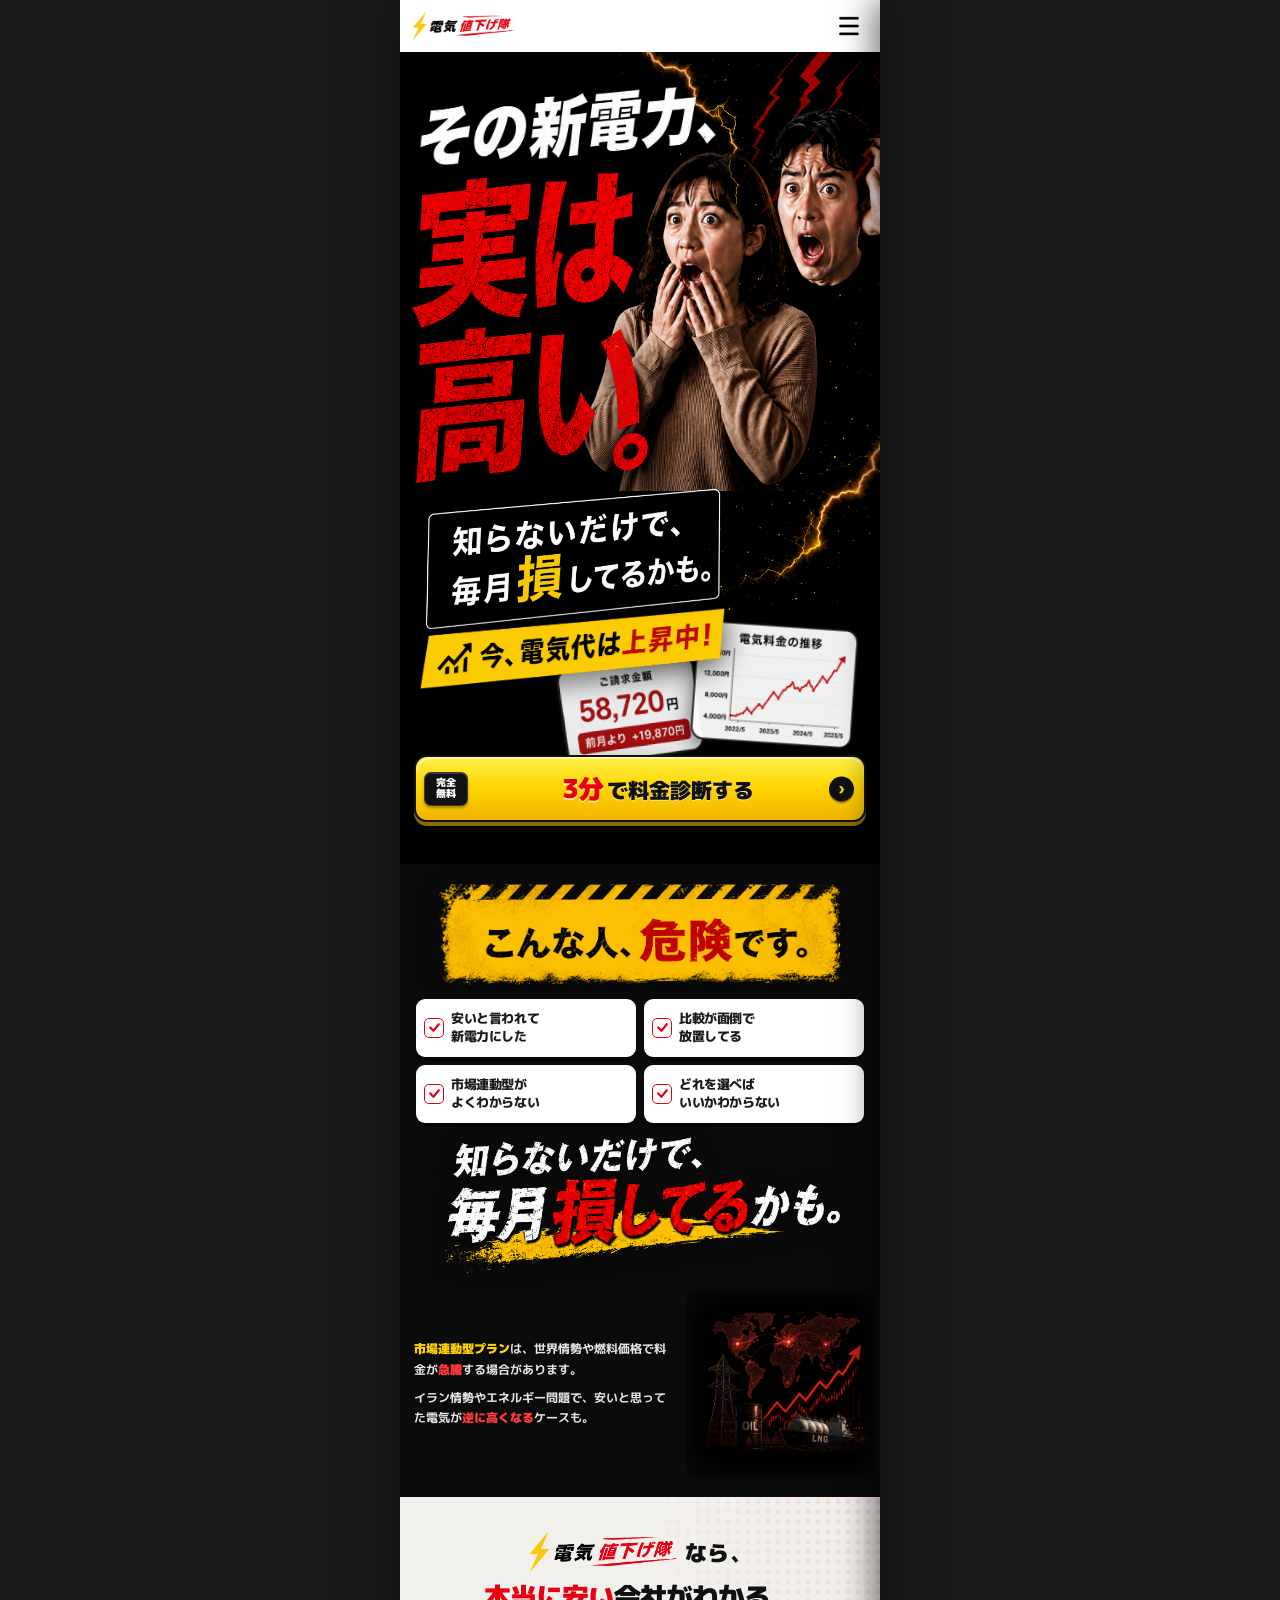
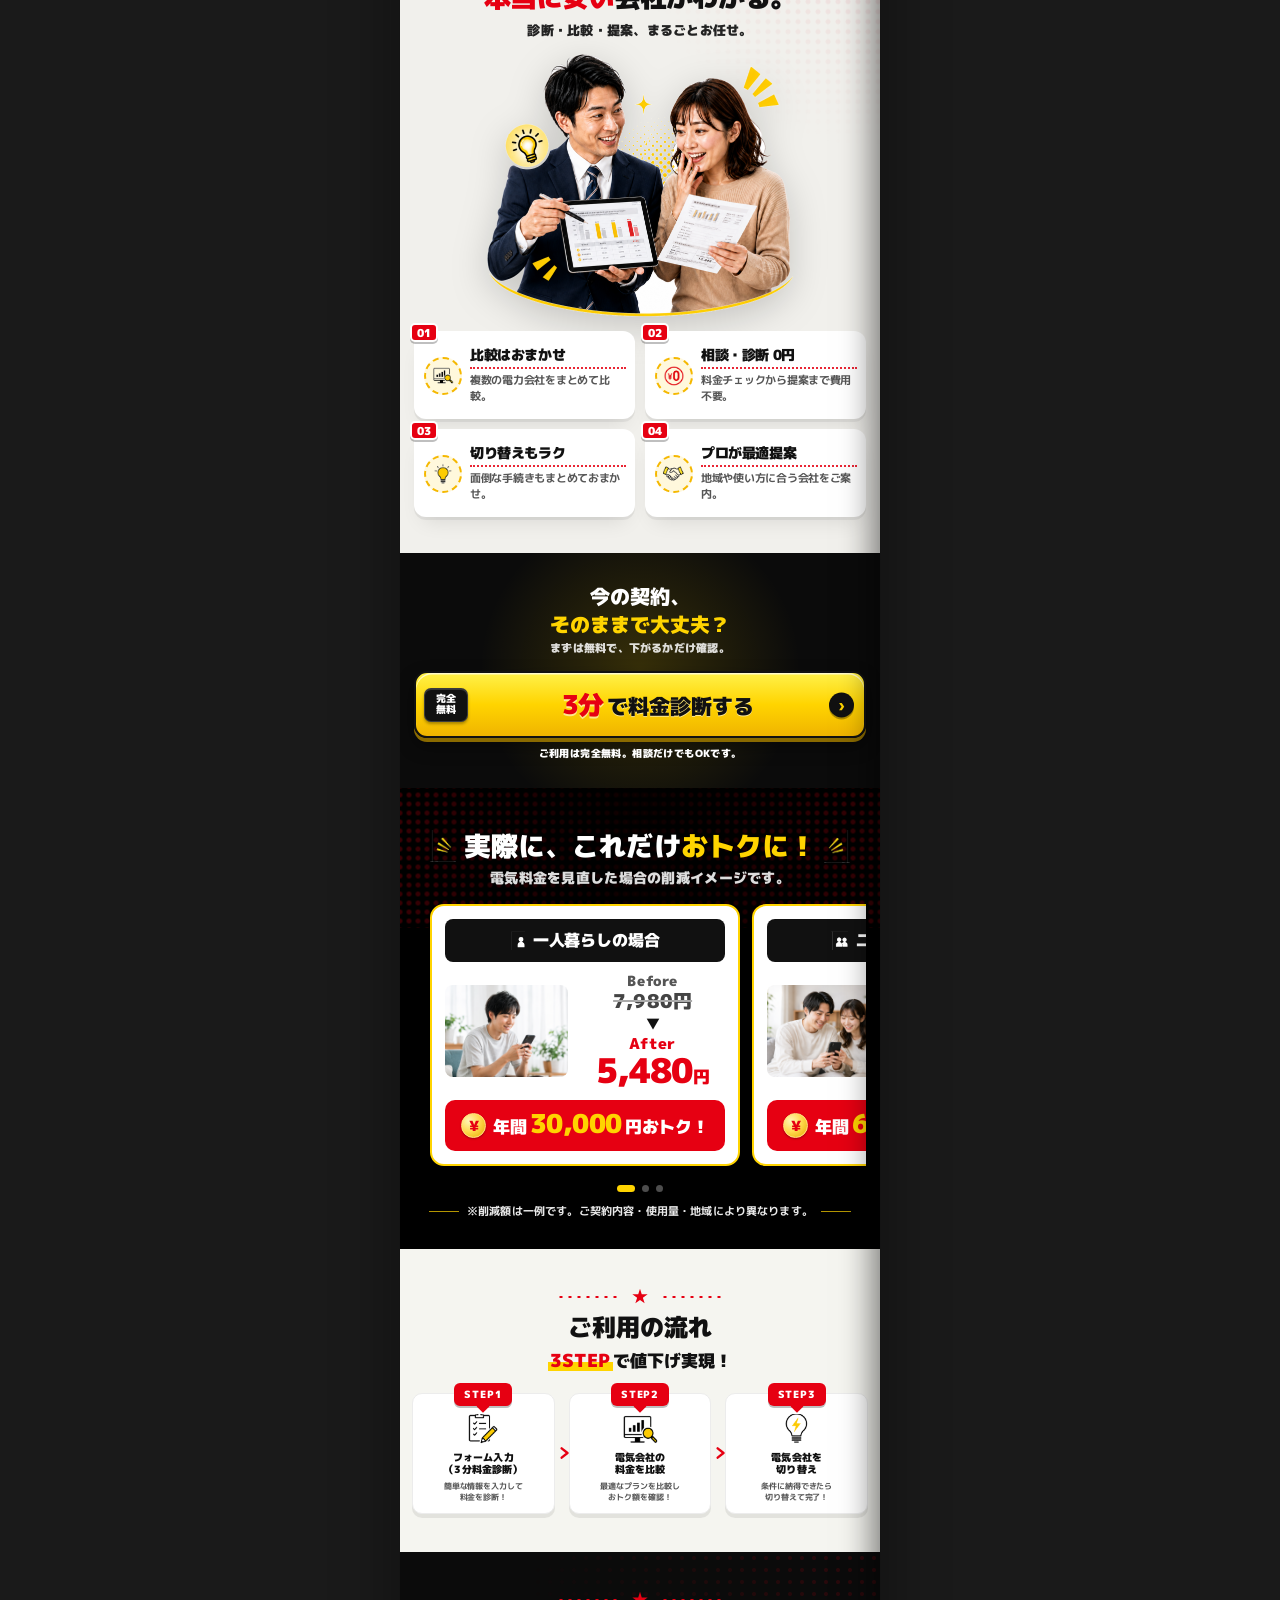
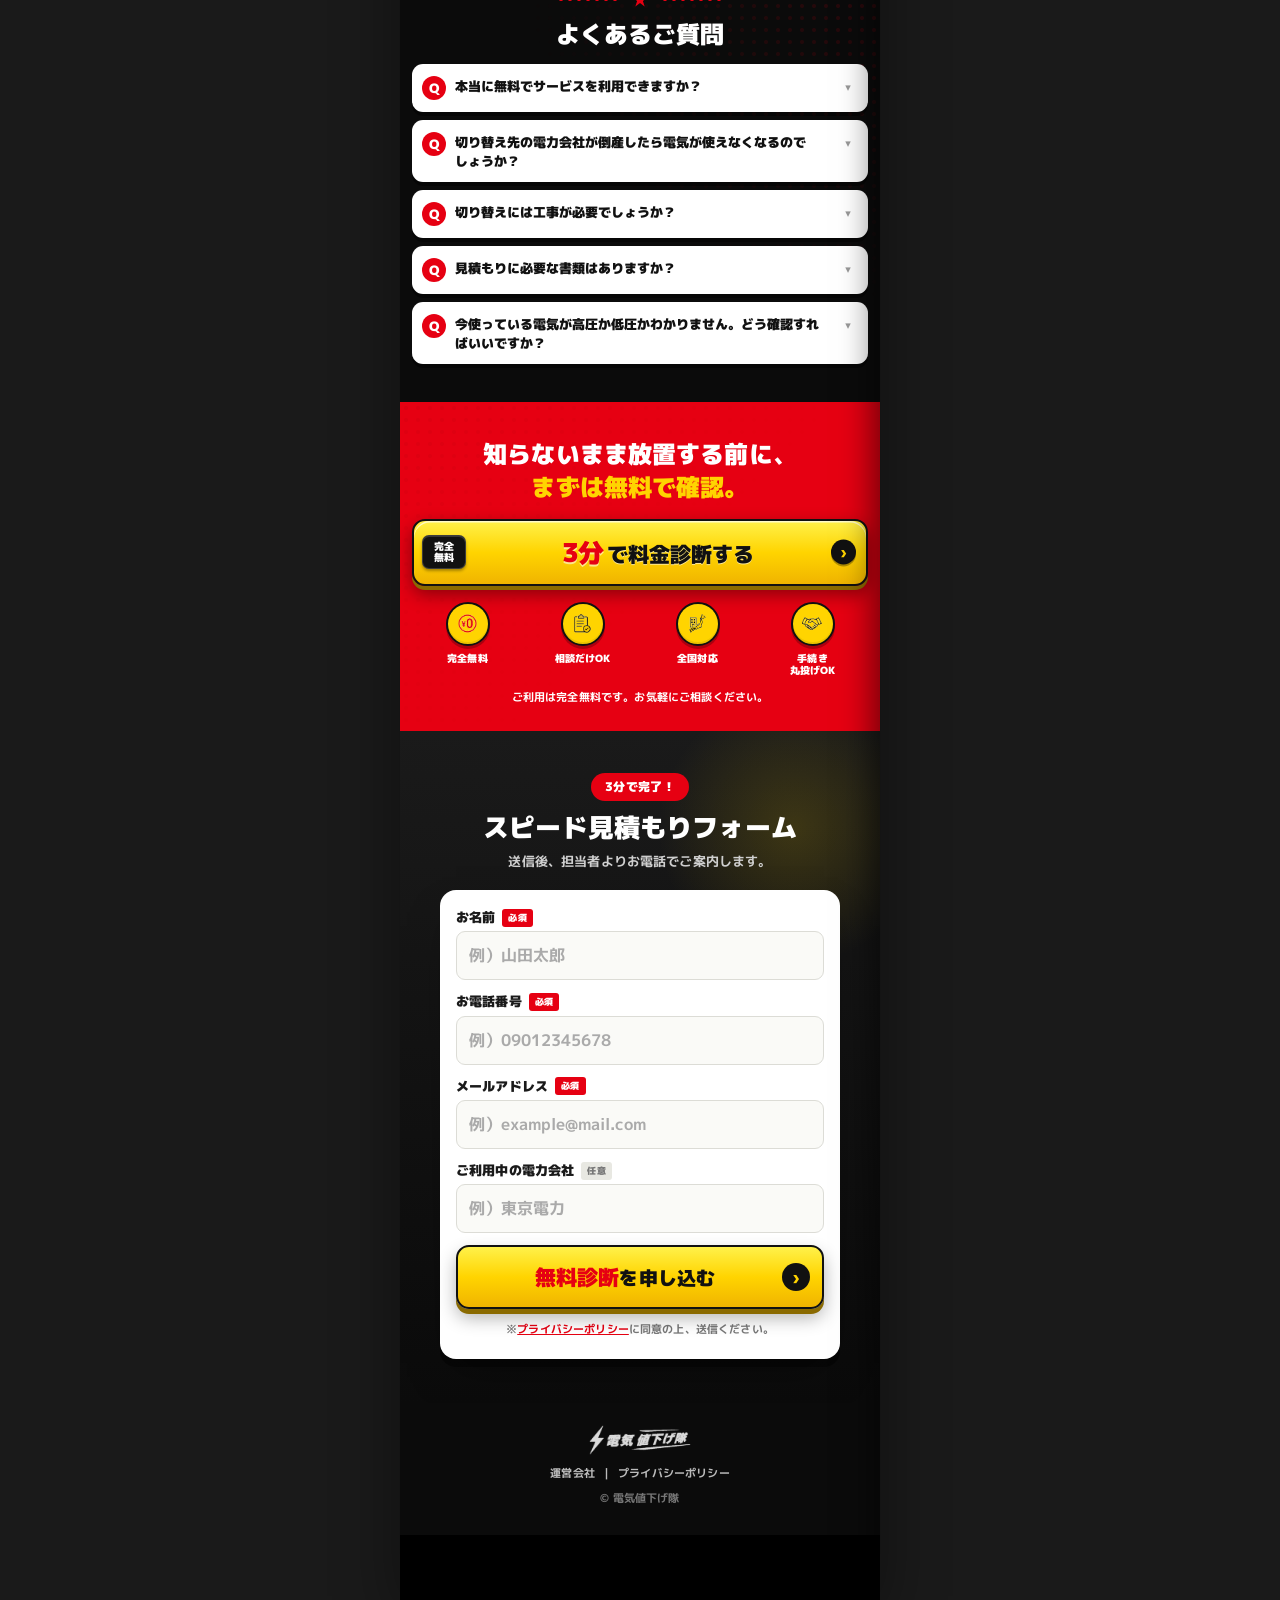
<file: index.html>
<!doctype html>
<html lang="ja">
<head>
<meta charset="utf-8">
<meta name="viewport" content="width=device-width,initial-scale=1,viewport-fit=cover">
<title>電気値下げ隊 ｜ 3分で電気料金診断</title>
<link rel="preconnect" href="https://fonts.googleapis.com">
<link rel="preconnect" href="https://fonts.gstatic.com" crossorigin>
<link href="https://fonts.googleapis.com/css2?family=Noto+Sans+JP:wght@500;700;900&family=M+PLUS+1p:wght@700;800;900&display=swap" rel="stylesheet">
<link rel="stylesheet" href="css/style.css">
<!-- Google Tag Manager -->
<script>(function(w,d,s,l,i){w[l]=w[l]||[];w[l].push({'gtm.start':
new Date().getTime(),event:'gtm.js'});var f=d.getElementsByTagName(s)[0],
j=d.createElement(s),dl=l!='dataLayer'?'&l='+l:'';j.async=true;j.src=
'https://www.googletagmanager.com/gtm.js?id='+i+dl;f.parentNode.insertBefore(j,f);
})(window,document,'script','dataLayer','GTM-WKTPB3SR');</script>
<!-- End Google Tag Manager -->
</head>
<body>
<!-- Google Tag Manager (noscript) -->
<noscript><iframe src="https://www.googletagmanager.com/ns.html?id=GTM-WKTPB3SR"
height="0" width="0" style="display:none;visibility:hidden"></iframe></noscript>
<!-- End Google Tag Manager (noscript) -->
<div class="page">

  <!-- ================== Header ================== -->
  <header class="site-header" data-screen-label="01 Header">
    <img class="logo" src="images/logo.png" alt="電気値下げ隊">
    <button class="menu-btn" id="menuBtn" aria-label="メニューを開く" aria-expanded="false">
      <img src="images/hamburger.png" alt="">
    </button>
  </header>

  <!-- ================== Drawer Menu ================== -->
  <div class="drawer-overlay" id="drawerOverlay"></div>
  <nav class="drawer" id="drawer" aria-hidden="true">
    <button class="drawer-close" id="drawerClose" aria-label="閉じる">×</button>
    <img class="drawer-logo" src="images/logo.png" alt="電気値下げ隊">
    <ul class="drawer-links">
      <li><a href="#danger" data-nav>こんな人は危険</a></li>
      <li><a href="#solution" data-nav>電気値下げ隊とは</a></li>
      <li><a href="#cases" data-nav>おトク事例</a></li>
      <li><a href="#flow" data-nav>ご利用の流れ</a></li>
      <li><a href="#faq" data-nav>よくあるご質問</a></li>
      <li><a href="#form" data-nav>無料で料金診断</a></li>
    </ul>
    <ul class="drawer-sub">
      <li><a href="company.html">運営会社</a></li>
      <li><a href="https://terms.012grp.co.jp/privacy/shinseikatsu_p/" target="_blank" rel="noopener">プライバシーポリシー</a></li>
    </ul>
    <a href="#form" class="drawer-cta" data-nav>3分で料金診断する</a>
  </nav>

  <!-- ================== ① FV ================== -->
  <section class="fv" data-screen-label="02 FV">
    <div class="fv-stage" id="fvStage">
      <div class="fv-bg"></div>
      <img class="fv-layer fv-sono"     src="images/copy-sono.png"     alt="その新電力、">
      <img class="fv-layer fv-takai"    src="images/copy-takai.png"    alt="実は高い。">
      <img class="fv-layer fv-person"   src="images/person.png"        alt="">
      <img class="fv-layer fv-shiranai" src="images/copy-shiranai.png" alt="知らないだけで、毎月損してるかも。">
      <img class="fv-layer fv-bill"     src="images/bill.png"          alt="">
      <img class="fv-layer fv-chart"    src="images/chart.png"         alt="">
      <img class="fv-layer fv-banner"   src="images/banner.png"        alt="今、電気代は上昇中！">
    </div>

    <div class="fv-cta-wrap">
      <a href="#form" class="cta-yellow">
        <span class="free"><span>完全</span><span>無料</span></span>
        <span class="body"><span class="min">3分</span>で料金診断する</span>
        <span class="arrow">›</span>
      </a>
    </div>
  </section>

  <!-- ================== ② 危険チェック ================== -->
  <section class="danger" id="danger" data-screen-label="03 危険チェック">
    <div class="danger-warn reveal">
      <img class="title-img" src="images/title-band.png" alt="こんな人、危険です。">
    </div>

    <div class="danger-cards reveal">
      <div class="danger-card">
        <span class="cb">
          <svg viewBox="0 0 24 24" fill="none" stroke="#e60012" stroke-width="4" stroke-linecap="round" stroke-linejoin="round">
            <polyline points="4 12 10 18 20 6"/>
          </svg>
        </span>
        <span class="txt">安いと言われて<br>新電力にした</span>
      </div>
      <div class="danger-card">
        <span class="cb">
          <svg viewBox="0 0 24 24" fill="none" stroke="#e60012" stroke-width="4" stroke-linecap="round" stroke-linejoin="round">
            <polyline points="4 12 10 18 20 6"/>
          </svg>
        </span>
        <span class="txt">比較が面倒で<br>放置してる</span>
      </div>
      <div class="danger-card">
        <span class="cb">
          <svg viewBox="0 0 24 24" fill="none" stroke="#e60012" stroke-width="4" stroke-linecap="round" stroke-linejoin="round">
            <polyline points="4 12 10 18 20 6"/>
          </svg>
        </span>
        <span class="txt">市場連動型が<br>よくわからない</span>
      </div>
      <div class="danger-card">
        <span class="cb">
          <svg viewBox="0 0 24 24" fill="none" stroke="#e60012" stroke-width="4" stroke-linecap="round" stroke-linejoin="round">
            <polyline points="4 12 10 18 20 6"/>
          </svg>
        </span>
        <span class="txt">どれを選べば<br>いいかわからない</span>
      </div>
    </div>

    <div class="danger-loss reveal">
      <img class="loss-img" src="images/loss-copy3.png" alt="知らないだけで、毎月損してるかも。">
    </div>

    <div class="danger-cause reveal">
      <p class="cause-text">
        <span class="hl">市場連動型プラン</span>は、世界情勢や燃料価格で料金が<span class="hl-red">急騰</span>する場合があります。<span class="gap"></span>
        イラン情勢やエネルギー問題で、安いと思ってた電気が<span class="hl-red">逆に高くなる</span>ケースも。
      </p>
      <div class="crisis">
        <img src="images/crisis2.png" alt="世界情勢・燃料価格の高騰イメージ">
      </div>
    </div>
  </section>

  <!-- ================== ③ 解決策 ================== -->
  <section class="solution" id="solution" data-screen-label="04 本当に安い会社がわかる">
    <h2 class="solution-head reveal">
      <span class="logo-line"><img class="head-logo" src="images/logo.png" alt="電気値下げ隊">なら、</span>
      <span class="big"><span class="red">本当に安い</span>会社がわかる。</span>
    </h2>
    <p class="lead reveal">診断・比較・提案、まるごとお任せ。</p>

    <div class="solution-hero reveal">
      <img class="hero-img" src="images/solution-hero.png?v=4" alt="タブレットで料金プランを説明する相談員と、明細を見て驚くお客様">
    </div>

    <div class="solution-points reveal">
      <div class="solution-point">
        <span class="num">01</span>
        <div class="ico-wrap"><img class="ico" src="images/monitor-search.png" alt=""></div>
        <div class="body">
          <div class="ttl">比較はおまかせ</div>
          <div class="desc">複数の電力会社をまとめて比較。</div>
        </div>
      </div>
      <div class="solution-point">
        <span class="num">02</span>
        <div class="ico-wrap"><img class="ico" src="images/yen-zero.png" alt=""></div>
        <div class="body">
          <div class="ttl">相談・診断 0円</div>
          <div class="desc">料金チェックから提案まで費用不要。</div>
        </div>
      </div>
      <div class="solution-point">
        <span class="num">03</span>
        <div class="ico-wrap"><img class="ico" src="images/lightbulb-yellow.png" alt=""></div>
        <div class="body">
          <div class="ttl">切り替えもラク</div>
          <div class="desc">面倒な手続きもまとめておまかせ。</div>
        </div>
      </div>
      <div class="solution-point">
        <span class="num">04</span>
        <div class="ico-wrap"><img class="ico" src="images/handshake.png" alt=""></div>
        <div class="body">
          <div class="ttl">プロが最適提案</div>
          <div class="desc">地域や使い方に合う会社をご案内。</div>
        </div>
      </div>
    </div>
  </section>

  <!-- ================== ④ 中間CTA ================== -->
  <section class="mid-cta" data-screen-label="05 中間CTA">
    <p class="lead reveal">今の契約、<br><span class="ask">そのままで大丈夫？</span></p>
    <p class="sub reveal">まずは無料で、下がるかだけ確認。</p>
    <a href="#form" class="cta-yellow reveal">
      <span class="free"><span>完全</span><span>無料</span></span>
      <span class="body"><span class="min">3分</span>で料金診断する</span>
      <span class="arrow">›</span>
    </a>
    <div class="note">ご利用は完全無料。相談だけでもOKです。</div>
  </section>

  <!-- ================== ⑤ 事例 ================== -->
  <section class="cases" id="cases" data-screen-label="06 事例">
    <div class="cases-head reveal">
      <img class="burst" src="images/burst-left2.png" alt="">
      <span class="htxt">実際に、これだけ<span class="yellow">おトクに！</span></span>
      <img class="burst r" src="images/burst-left2.png" alt="">
    </div>
    <p class="lead reveal">電気料金を見直した場合の削減イメージです。</p>

    <div class="case-grid3 reveal">
      <!-- 一人暮らし -->
      <article class="ocard">
        <div class="lbl-bar"><img class="pic" src="images/person12.png" alt="">一人暮らしの場合</div>
        <div class="ba">
          <img class="photo" src="images/photo-solo.png" alt="一人暮らしの男性">
          <div class="nums">
            <div class="b-lbl">Before</div>
            <div class="b-amt">7,980円</div>
            <div class="arr">▼</div>
            <div class="a-lbl">After</div>
            <div class="a-amt">5,480<small>円</small></div>
          </div>
        </div>
        <div class="save"><span class="coin">¥</span><span class="badge-text">年間<span class="amt">30,000</span>円おトク！</span></div>
      </article>

      <!-- 二人暮らし -->
      <article class="ocard">
        <div class="lbl-bar"><img class="pic" src="images/person22.png" alt="">二人暮らしの場合</div>
        <div class="ba">
          <img class="photo" src="images/photo-couple.png" alt="二人暮らしのカップル">
          <div class="nums">
            <div class="b-lbl">Before</div>
            <div class="b-amt">15,230円</div>
            <div class="arr">▼</div>
            <div class="a-lbl">After</div>
            <div class="a-amt">9,480<small>円</small></div>
          </div>
        </div>
        <div class="save"><span class="coin">¥</span><span class="badge-text">年間<span class="amt">69,000</span>円おトク！</span></div>
      </article>

      <!-- ファミリー -->
      <article class="ocard">
        <div class="lbl-bar"><img class="pic" src="images/family2.png" alt="">ファミリー世帯の場合</div>
        <div class="ba">
          <img class="photo" src="images/photo-family.png" alt="ファミリー世帯">
          <div class="nums">
            <div class="b-lbl">Before</div>
            <div class="b-amt">24,850円</div>
            <div class="arr">▼</div>
            <div class="a-lbl">After</div>
            <div class="a-amt">16,240<small>円</small></div>
          </div>
        </div>
        <div class="save"><span class="coin">¥</span><span class="badge-text">年間<span class="amt">103,000</span>円おトク！</span></div>
      </article>
    </div>

    <div class="cases-dots" id="casesDots"><i class="on"></i><i></i><i></i></div>

    <p class="cases-note"><span>※削減額は一例です。ご契約内容・使用量・地域により異なります。</span></p>
  </section>

  <!-- ================== ⑥ ご利用の流れ ================== -->
  <section class="flow" id="flow" data-screen-label="07 ご利用の流れ">
    <div class="title-deco reveal"><span class="star"></span></div>
    <h2 class="section-title reveal">ご利用の流れ</h2>
    <div class="sub reveal"><span class="yellow-hl">3STEP</span>で値下げ実現！</div>
    <div class="flow-grid reveal">
      <div class="flow-card">
        <span class="step">STEP1</span>
        <img class="ico" src="images/clipboard-pencil.png" alt="">
        <div class="ttl">フォーム入力<br>（3分料金診断）</div>
        <div class="desc">簡単な情報を入力して<br>料金を診断！</div>
      </div>
      <div class="flow-arrow">
        <svg viewBox="0 0 24 24" fill="none" stroke="currentColor" stroke-width="4" stroke-linecap="round" stroke-linejoin="round"><polyline points="8 4 18 12 8 20"/></svg>
      </div>
      <div class="flow-card">
        <span class="step">STEP2</span>
        <img class="ico" src="images/monitor-search.png" alt="">
        <div class="ttl">電気会社の<br>料金を比較</div>
        <div class="desc">最適なプランを比較し<br>おトク額を確認！</div>
      </div>
      <div class="flow-arrow">
        <svg viewBox="0 0 24 24" fill="none" stroke="currentColor" stroke-width="4" stroke-linecap="round" stroke-linejoin="round"><polyline points="8 4 18 12 8 20"/></svg>
      </div>
      <div class="flow-card">
        <span class="step">STEP3</span>
        <img class="ico" src="images/lightbulb-bolt.png" alt="">
        <div class="ttl">電気会社を<br>切り替え</div>
        <div class="desc">条件に納得できたら<br>切り替えて完了！</div>
      </div>
    </div>
  </section>

  <!-- ================== ⑦ FAQ ================== -->
  <section class="faq" id="faq" data-screen-label="08 FAQ">
    <div class="title-deco reveal"><span class="star"></span></div>
    <h2 class="section-title reveal">よくあるご質問</h2>
    <div class="faq-list reveal">
      <article class="faq-item">
        <button class="faq-q">
          <span class="qmark">Q</span>
          <span class="qtxt">本当に無料でサービスを利用できますか？</span>
          <span class="chev">▾</span>
        </button>
        <div class="faq-a">料金の診断から提案にいたるまですべて完全無料で行っております。ご相談や電力の切り替えにあたって当社に費用をお支払いいただく必要は一切ございません。</div>
      </article>
      <article class="faq-item">
        <button class="faq-q">
          <span class="qmark">Q</span>
          <span class="qtxt">切り替え先の電力会社が倒産したら電気が使えなくなるのでしょうか？</span>
          <span class="chev">▾</span>
        </button>
        <div class="faq-a">切り替え先の電力会社が倒産した場合は、一定期間他の電力会社様より電力の供給が行われますので、すぐに使えなくなることはございません。期間が過ぎると電力の供給も止まりますので、それまでに新しい電力会社をお選びいただく必要があります。</div>
      </article>
      <article class="faq-item">
        <button class="faq-q">
          <span class="qmark">Q</span>
          <span class="qtxt">切り替えには工事が必要でしょうか？</span>
          <span class="chev">▾</span>
        </button>
        <div class="faq-a">基本的に電力会社切り替えに伴う工事は必要ありません。ただ、スマートメーターと呼ばれるデジタル式の電気量メーターをご利用中でない場合は、簡単な工事が必要となります。</div>
      </article>
      <article class="faq-item">
        <button class="faq-q">
          <span class="qmark">Q</span>
          <span class="qtxt">見積もりに必要な書類はありますか？</span>
          <span class="chev">▾</span>
        </button>
        <div class="faq-a">電気料金の明細書を1年分（12か月分）ご用意ください。明細書は紙のものでもデータでも構いません。</div>
      </article>
      <article class="faq-item">
        <button class="faq-q">
          <span class="qmark">Q</span>
          <span class="qtxt">今使っている電気が高圧か低圧かわかりません。どう確認すればいいですか？</span>
          <span class="chev">▾</span>
        </button>
        <div class="faq-a">電気料金の請求書内、『契約種別』もしくは『供給電圧』をご確認ください。『契約種別』欄に「高圧」と記載されているか『供給電圧』が6kV（キロボルト）以上であれば高圧電力をご利用中です。</div>
      </article>
    </div>
  </section>

  <!-- ================== ⑧ 最終CTA ================== -->
  <section class="final-cta" data-screen-label="09 最終CTA">
    <h2 class="reveal">知らないまま放置する前に、<br><span class="yellow">まずは無料で確認。</span></h2>
    <a href="#form" class="cta-yellow reveal">
      <span class="free"><span>完全</span><span>無料</span></span>
      <span class="body"><span class="min">3分</span>で料金診断する</span>
      <span class="arrow">›</span>
    </a>
    <div class="final-trust reveal">
      <div class="cell">
        <div class="badge"><img src="images/yen-zero.png" alt=""></div>
        <span class="lbl">完全無料</span>
      </div>
      <div class="cell">
        <div class="badge"><img src="images/clipboard-check.png" alt=""></div>
        <span class="lbl">相談だけOK</span>
      </div>
      <div class="cell">
        <div class="badge"><img src="images/japan-coverage.png" alt=""></div>
        <span class="lbl">全国対応</span>
      </div>
      <div class="cell">
        <div class="badge"><img src="images/handshake.png" alt=""></div>
        <span class="lbl">手続き<br>丸投げOK</span>
      </div>
    </div>
    <div class="foot">ご利用は完全無料です。お気軽にご相談ください。</div>
  </section>

  <!-- ================== Form ================== -->
  <section class="form-section" id="form" data-screen-label="10 フォーム">
    <div class="form-head reveal">
      <p class="form-mini">3分で完了！</p>
      <h2 class="form-title">スピード見積もりフォーム</h2>
      <p class="form-sub">送信後、担当者よりお電話でご案内します。</p>
    </div>

    <form class="lead-form reveal" id="leadForm" novalidate>
      <div class="field">
        <label for="f-name">お名前<span class="req">必須</span></label>
        <input type="text" id="f-name" name="name" autocomplete="name" placeholder="例）山田太郎" required>
      </div>
      <div class="field">
        <label for="f-tel">お電話番号<span class="req">必須</span></label>
        <input type="tel" id="f-tel" name="tel" autocomplete="tel" inputmode="numeric" placeholder="例）09012345678" required>
        <p class="field-err" id="err-tel"></p>
      </div>
      <div class="field">
        <label for="f-email">メールアドレス<span class="req">必須</span></label>
        <input type="email" id="f-email" name="email" autocomplete="email" inputmode="email" placeholder="例）example@mail.com" required>
      </div>
      <div class="field">
        <label for="f-company">ご利用中の電力会社<span class="opt">任意</span></label>
        <input type="text" id="f-company" name="company" placeholder="例）東京電力">
      </div>

      <!-- 計測用 hidden input（URLパラメータ自動取得） -->
      <input type="hidden" id="trk-utm_source" name="utm_source" value="">
      <input type="hidden" id="trk-utm_medium" name="utm_medium" value="">
      <input type="hidden" id="trk-utm_campaign" name="utm_campaign" value="">
      <input type="hidden" id="trk-utm_term" name="utm_term" value="">
      <input type="hidden" id="trk-utm_content" name="utm_content" value="">
      <input type="hidden" id="trk-placement" name="placement" value="">
      <input type="hidden" id="trk-keyword" name="keyword" value="">
      <input type="hidden" id="trk-matchtype" name="matchtype" value="">
      <input type="hidden" id="trk-gclid" name="gclid" value="">
      <input type="hidden" id="trk-fbclid" name="fbclid" value="">
      <input type="hidden" id="trk-lpv" name="lpv" value="">
      <input type="hidden" id="trk-lp_path" name="lp_path" value="">
      <input type="hidden" id="trk-referrer" name="referrer" value="">

      <button type="submit" class="form-submit" id="submitBtn">
        <span class="body"><span class="st">無料診断</span>を申し込む</span>
        <span class="arrow">›</span>
      </button>
      <p class="form-note">※<a href="https://terms.012grp.co.jp/privacy/shinseikatsu_p/" target="_blank" rel="noopener">プライバシーポリシー</a>に同意の上、送信ください。</p>
    </form>
  </section>

  <!-- ================== Footer ================== -->
  <footer class="footer">
    <img class="lg" src="images/logo.png" alt="電気値下げ隊">
    <div>
      <a href="company.html">運営会社</a>｜<a href="https://terms.012grp.co.jp/privacy/shinseikatsu_p/" target="_blank" rel="noopener">プライバシーポリシー</a>
    </div>
    <div class="copy">© 電気値下げ隊</div>
  </footer>

  <!-- ================== Fixed Bottom CTA ================== -->
  <div class="bottom-cta" id="bottomCta" aria-hidden="true">
    <a href="#form" class="cta-yellow">
      <span class="free"><span>完全</span><span>無料</span></span>
      <span class="body"><span class="min">3分</span>で料金診断する</span>
      <span class="arrow">›</span>
    </a>
  </div>

</div>

<script src="js/script.js" defer></script>
</body>
</html>
</file>
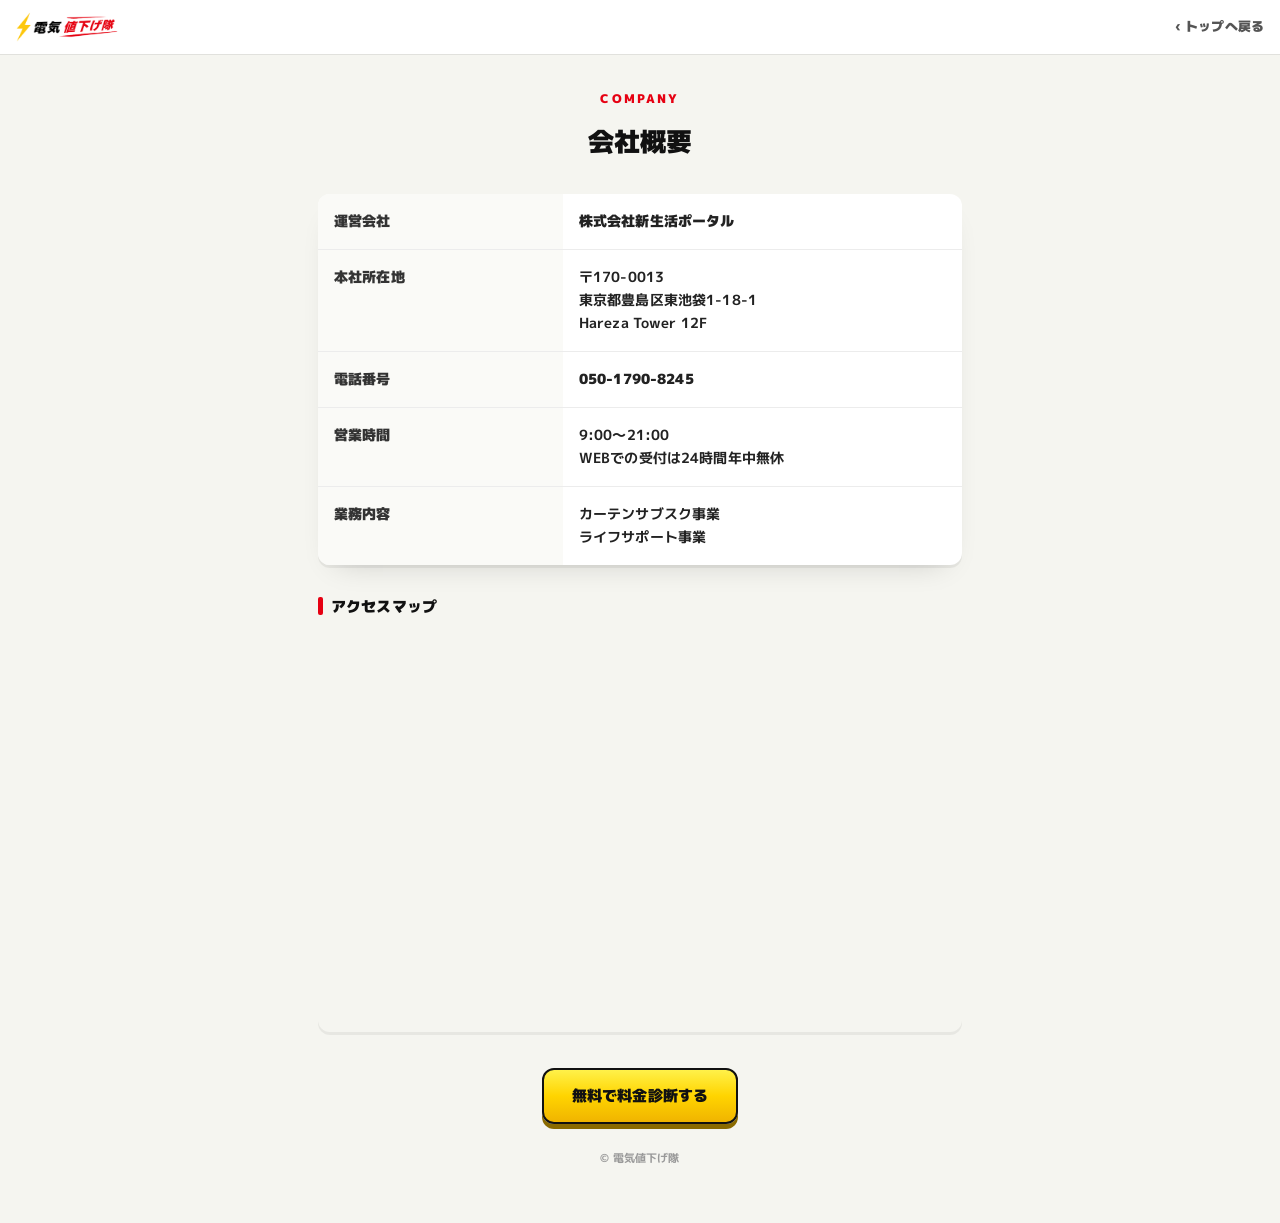
<file: company.html>
<!doctype html>
<html lang="ja">
<head>
<meta charset="utf-8">
<meta name="viewport" content="width=device-width,initial-scale=1,viewport-fit=cover">
<title>運営会社 ｜ 電気値下げ隊</title>
<link rel="preconnect" href="https://fonts.googleapis.com">
<link rel="preconnect" href="https://fonts.gstatic.com" crossorigin>
<link href="https://fonts.googleapis.com/css2?family=Noto+Sans+JP:wght@500;700;900&family=M+PLUS+1p:wght@700;800;900&display=swap" rel="stylesheet">
<link rel="stylesheet" href="css/style.css">
<!-- Google Tag Manager -->
<script>(function(w,d,s,l,i){w[l]=w[l]||[];w[l].push({'gtm.start':
new Date().getTime(),event:'gtm.js'});var f=d.getElementsByTagName(s)[0],
j=d.createElement(s),dl=l!='dataLayer'?'&l='+l:'';j.async=true;j.src=
'https://www.googletagmanager.com/gtm.js?id='+i+dl;f.parentNode.insertBefore(j,f);
})(window,document,'script','dataLayer','GTM-WKTPB3SR');</script>
<!-- End Google Tag Manager -->
<style>
.company-page{background:#f5f5f0;min-height:100vh;color:#1a1a1a}
.company-bar{
  background:#fff;padding:12px 16px;display:flex;align-items:center;justify-content:space-between;
  box-shadow:0 1px 0 rgba(0,0,0,.08);position:sticky;top:0;z-index:10;
}
.company-bar img{height:30px;width:auto}
.company-bar a{font-size:12.5px;font-weight:900;color:#555;text-decoration:none}
.company-main{max-width:680px;margin:0 auto;padding:36px 18px 56px}
.company-title{text-align:center;margin:0 0 6px;font-family:"M PLUS 1p",sans-serif}
.company-title .en{display:block;font-size:12px;font-weight:900;letter-spacing:.18em;color:#e60012;margin-bottom:6px}
.company-title .ja{font-size:26px;font-weight:900;color:#111}
.company-title .bar{width:48px;height:3px;background:#e60012;margin:14px auto 0}
.company-table{
  width:100%;border-collapse:collapse;background:#fff;border-radius:12px;overflow:hidden;
  margin:30px 0 0;box-shadow:0 3px 0 rgba(0,0,0,.06),0 14px 30px -18px rgba(0,0,0,.2);
}
.company-table th,.company-table td{
  text-align:left;padding:16px 16px;font-size:13.5px;line-height:1.7;vertical-align:top;
  border-bottom:1px solid #ececec;
}
.company-table tr:last-child th,.company-table tr:last-child td{border-bottom:0}
.company-table th{
  width:38%;background:#fafaf7;color:#333;font-weight:900;white-space:nowrap;
}
.company-table td{color:#222;font-weight:700}
.company-table td b{font-weight:900}
.company-map{margin:30px 0 0}
.company-map h2{font-size:15px;font-weight:900;color:#111;margin:0 0 12px;display:flex;align-items:center;gap:8px}
.company-map h2::before{content:"";width:5px;height:18px;background:#e60012;border-radius:2px}
.company-map .map-frame{
  width:100%;aspect-ratio:16/10;border:0;border-radius:12px;display:block;
  box-shadow:0 3px 0 rgba(0,0,0,.06);
}
.company-foot{text-align:center;margin:36px 0 0}
.company-foot a{
  display:inline-flex;align-items:center;gap:8px;
  background:linear-gradient(180deg,#fff14a 0%,#ffd400 50%,#f0b400 100%);
  color:#111;border:2.5px solid #111;border-radius:12px;
  padding:14px 28px;font-size:15px;font-weight:900;text-decoration:none;box-shadow:0 5px 0 #8a6a00;
}
.company-copy{text-align:center;font-size:11px;color:#999;font-weight:700;margin:26px 0 0}
@media (max-width:374px){
  .company-table th{width:42%}
  .company-table th,.company-table td{padding:13px 11px;font-size:12.5px}
}
</style>
</head>
<body>
<!-- Google Tag Manager (noscript) -->
<noscript><iframe src="https://www.googletagmanager.com/ns.html?id=GTM-WKTPB3SR"
height="0" width="0" style="display:none;visibility:hidden"></iframe></noscript>
<!-- End Google Tag Manager (noscript) -->
<div class="company-page">
  <div class="company-bar">
    <a href="電気値下げ隊LP.html"><img src="images/logo.png" alt="電気値下げ隊"></a>
    <a href="電気値下げ隊LP.html">‹ トップへ戻る</a>
  </div>
  <div class="company-main">
    <h1 class="company-title">
      <span class="en">COMPANY</span>
      <span class="ja">会社概要</span>
      <span class="bar"></span>
    </h1>

    <table class="company-table">
      <tr><th>運営会社</th><td><b>株式会社新生活ポータル</b></td></tr>
      <tr><th>本社所在地</th><td>〒170-0013<br>東京都豊島区東池袋1-18-1<br>Hareza Tower 12F</td></tr>
      <tr><th>電話番号</th><td><a href="tel:050-1790-8245" style="color:inherit;font-weight:900">050-1790-8245</a></td></tr>
      <tr><th>営業時間</th><td>9:00〜21:00<br>WEBでの受付は24時間年中無休</td></tr>
      <tr><th>業務内容</th><td>カーテンサブスク事業<br>ライフサポート事業</td></tr>
    </table>

    <div class="company-map">
      <h2>アクセスマップ</h2>
      <iframe class="map-frame"
        src="https://www.google.com/maps?q=%E6%9D%B1%E4%BA%AC%E9%83%BD%E8%B1%8A%E5%B3%B6%E5%8C%BA%E6%9D%B1%E6%B1%A0%E8%A2%8B1-18-1%20Hareza%20Tower&output=embed"
        loading="lazy" referrerpolicy="no-referrer-when-downgrade" title="アクセスマップ"></iframe>
    </div>

    <div class="company-foot">
      <a href="電気値下げ隊LP.html#form">無料で料金診断する</a>
    </div>
    <p class="company-copy">© 電気値下げ隊</p>
  </div>
</div>
</body>
</html>
</file>
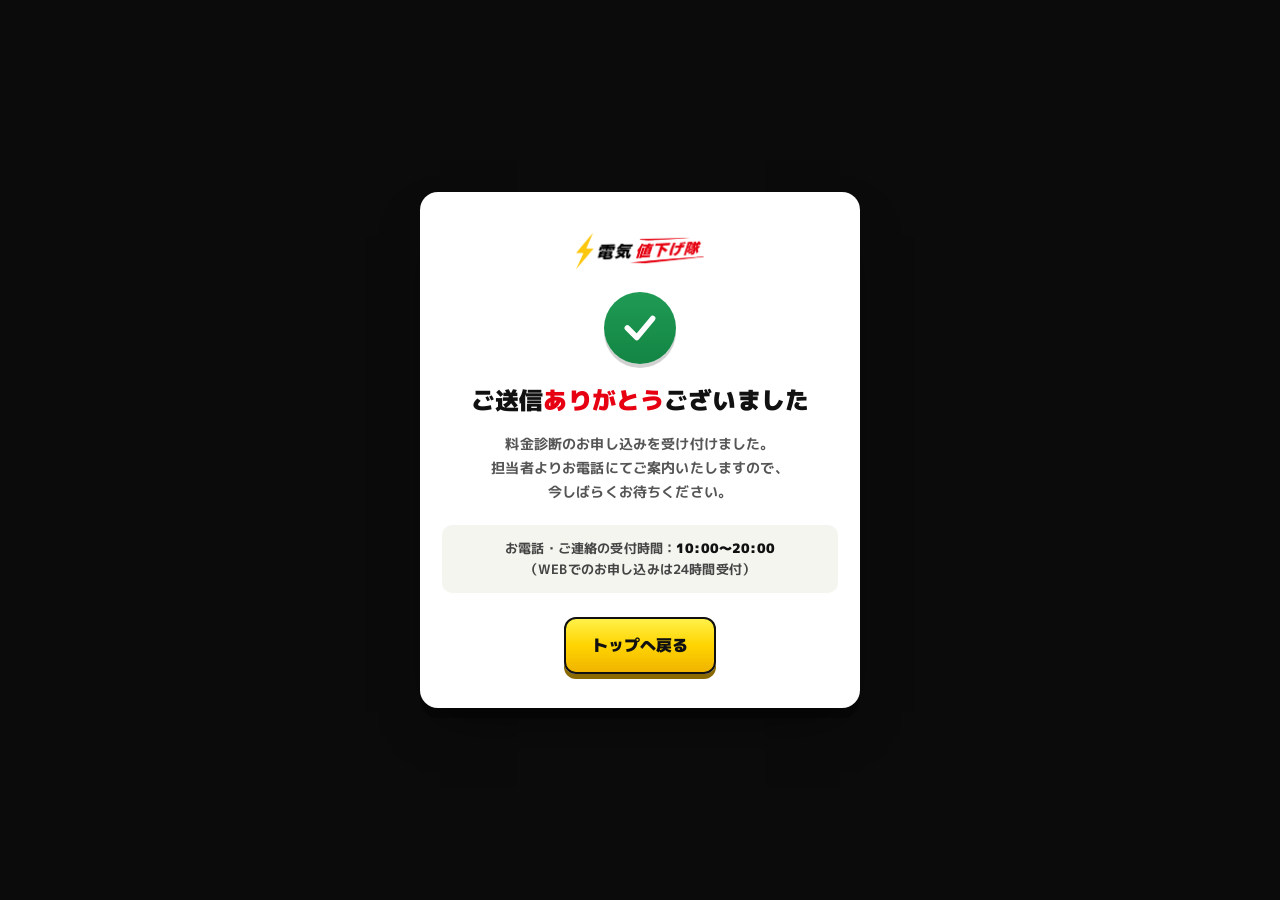
<file: thanks.html>
<!doctype html>
<html lang="ja">
<head>
<meta charset="utf-8">
<meta name="viewport" content="width=device-width,initial-scale=1,viewport-fit=cover">
<meta name="robots" content="noindex,nofollow">
<title>送信完了 ｜ 電気値下げ隊</title>
<link rel="preconnect" href="https://fonts.googleapis.com">
<link rel="preconnect" href="https://fonts.gstatic.com" crossorigin>
<link href="https://fonts.googleapis.com/css2?family=Noto+Sans+JP:wght@500;700;900&family=M+PLUS+1p:wght@700;800;900&display=swap" rel="stylesheet">
<link rel="stylesheet" href="css/style.css">
<!-- Google Tag Manager -->
<script>(function(w,d,s,l,i){w[l]=w[l]||[];w[l].push({'gtm.start':
new Date().getTime(),event:'gtm.js'});var f=d.getElementsByTagName(s)[0],
j=d.createElement(s),dl=l!='dataLayer'?'&l='+l:'';j.async=true;j.src=
'https://www.googletagmanager.com/gtm.js?id='+i+dl;f.parentNode.insertBefore(j,f);
})(window,document,'script','dataLayer','GTM-WKTPB3SR');</script>
<!-- End Google Tag Manager -->
<style>
.thanks-page{min-height:100vh;display:flex;align-items:center;justify-content:center;background:#0b0b0b;padding:32px 16px}
.thanks-card{
  width:100%;max-width:440px;background:#fff;border-radius:18px;
  padding:40px 22px 34px;text-align:center;
  box-shadow:0 10px 0 rgba(0,0,0,.35),0 24px 50px -20px rgba(0,0,0,.6);
}
.thanks-logo{height:38px;width:auto;margin:0 auto 22px;display:block}
.thanks-check{
  width:72px;height:72px;border-radius:50%;margin:0 auto 20px;
  background:linear-gradient(180deg,#1f9b54,#138544);display:grid;place-items:center;
  box-shadow:0 4px 0 rgba(0,0,0,.18);
}
.thanks-check svg{width:38px;height:38px}
.thanks-card h1{font-family:"M PLUS 1p",sans-serif;font-size:24px;font-weight:900;color:#111;margin:0 0 14px;line-height:1.4}
.thanks-card h1 .red{color:#e60012}
.thanks-card p{font-size:13.5px;font-weight:700;color:#555;line-height:1.8;margin:0 0 8px}
.thanks-hours{
  background:#f5f5f0;border-radius:10px;padding:13px 14px;margin:20px 0 24px;
  font-size:12.5px;font-weight:700;color:#444;line-height:1.7;
}
.thanks-hours b{color:#111;font-weight:900}
.thanks-back{
  display:inline-flex;align-items:center;gap:8px;
  background:linear-gradient(180deg,#fff14a 0%,#ffd400 50%,#f0b400 100%);
  color:#111;border:2.5px solid #111;border-radius:12px;
  padding:14px 26px;font-size:16px;font-weight:900;text-decoration:none;
  box-shadow:0 5px 0 #8a6a00;
}
</style>
</head>
<body>
<!-- Google Tag Manager (noscript) -->
<noscript><iframe src="https://www.googletagmanager.com/ns.html?id=GTM-WKTPB3SR"
height="0" width="0" style="display:none;visibility:hidden"></iframe></noscript>
<!-- End Google Tag Manager (noscript) -->
<div class="thanks-page">
  <div class="thanks-card">
    <img class="thanks-logo" src="images/logo.png" alt="電気値下げ隊">
    <div class="thanks-check">
      <svg viewBox="0 0 24 24" fill="none" stroke="#fff" stroke-width="3.5" stroke-linecap="round" stroke-linejoin="round"><polyline points="4 12 10 18 20 6"/></svg>
    </div>
    <h1>ご送信<span class="red">ありがとう</span>ございました</h1>
    <p>料金診断のお申し込みを受け付けました。<br>担当者よりお電話にてご案内いたしますので、<br>今しばらくお待ちください。</p>
    <div class="thanks-hours">
      お電話・ご連絡の受付時間：<b>10:00〜20:00</b><br>
      （WEBでのお申し込みは24時間受付）
    </div>
    <a class="thanks-back" href="電気値下げ隊LP.html">トップへ戻る</a>
  </div>
</div>
</body>
</html>
</file>
<file: css/style.css>
/* ============================================================
   Reset / Base
============================================================ */
*,*::before,*::after{box-sizing:border-box}
html,body{margin:0;padding:0}
body{
  font-family:"M PLUS 1p","Noto Sans JP",system-ui,sans-serif;
  font-weight:700;
  color:#111;
  background:#1a1a1a;
  -webkit-font-smoothing:antialiased;
  text-rendering:optimizeLegibility;
  line-height:1.55;
  letter-spacing:.01em;
}
img{display:block;max-width:100%;height:auto}
button{font-family:inherit;border:0;cursor:pointer;background:none;color:inherit;padding:0}
a{color:inherit;text-decoration:none}

/* ============================================================
   Tokens
============================================================ */
:root{
  --red:#e60012;
  --red-deep:#c30010;
  --red-soft:#ff3a3a;
  --yellow:#ffd400;
  --yellow-deep:#f5b800;
  --yellow-soft:#fff14a;
  --black:#0b0b0b;
  --ink:#111;
  --gray-100:#f5f5f0;
  --gray-200:#e8e8e2;
  --gray-700:#3a3a35;
}

/* ============================================================
   Shell
============================================================ */
.page{
  width:100%;
  max-width:480px;
  container-type:inline-size;
  margin:0 auto;
  background:#000;overflow:hidden;position:relative;
  padding-bottom:82px;
}
@media (min-width: 481px){
  .page{
    box-shadow:0 0 60px rgba(0,0,0,.4);
  }
  body{background:#1a1a1a}
}

/* ============================================================
   Header
============================================================ */
.site-header{
  position:sticky;top:0;z-index:50;
  background:#fff;
  padding:7px 12px;
  display:flex;align-items:center;justify-content:space-between;
  box-shadow:0 1px 0 rgba(0,0,0,.08);
}
.site-header .logo{height:30px;width:auto}
.menu-btn{
  width:38px;height:38px;display:grid;place-items:center;border-radius:6px;
}
.menu-btn img{width:24px;height:24px}

/* ============================================================
   Section title kit
============================================================ */
.section-title{
  text-align:center;
  font-size:30px;
  font-weight:900;
  line-height:1.35;
  letter-spacing:.005em;
  margin:0 0 22px;
  position:relative;
}
.section-title .red{color:var(--red)}
.section-title .yellow{color:var(--yellow)}

/* The "yellow highlight" — IMPORTANT: only used on light/black bg with BLACK or RED text.
   Never put white text on yellow. */
.yellow-hl{
  background:linear-gradient(transparent 58%, var(--yellow) 58%, var(--yellow) 92%, transparent 92%);
  padding:0 .08em;color:inherit;
}

/* Yellow underline — for when text needs to stay white on dark bg.
   Yellow goes BELOW the baseline, doesn't overlap text. */
.yellow-under{
  background:linear-gradient(transparent 88%, var(--yellow) 88%, var(--yellow) 100%);
  padding:0 .05em 3px;
  color:inherit;
}

/* dotted red decoration */
.title-deco{
  display:flex;align-items:center;justify-content:center;gap:12px;
  margin-bottom:10px;
}
.title-deco::before,.title-deco::after{
  content:"";flex:0 0 64px;height:2px;
  background-image:radial-gradient(circle, var(--red) 1.4px, transparent 1.6px);
  background-size:9px 2px;background-repeat:repeat-x;background-position:center;
}
.title-deco .star{
  width:16px;height:16px;background:var(--red);
  clip-path:polygon(50% 0,61% 35%,98% 35%,68% 57%,79% 91%,50% 70%,21% 91%,32% 57%,2% 35%,39% 35%);
}

/* ============================================================
   Primary CTA
============================================================ */
.cta-yellow{
  display:flex;align-items:center;justify-content:center;
  width:100%;min-height:66px;
  background:linear-gradient(180deg,#fff14a 0%,#ffd400 50%,#f0b400 100%);
  color:#111;
  border-radius:16px;
  padding:18px 54px 18px 90px;
  font-size:clamp(20px,5.4cqw,23px);
  font-weight:900;
  letter-spacing:.005em;
  box-shadow:0 7px 0 #8a6a00, 0 14px 26px rgba(0,0,0,.5);
  border:3px solid #111;
  position:relative;overflow:hidden;
  animation:pulse 1.6s ease-in-out infinite;
  white-space:nowrap;
}
.cta-yellow .free{
  position:absolute;left:10px;top:50%;transform:translateY(-50%);
  background:var(--red);color:#fff;
  font-size:clamp(10px,2.8cqw,12px);font-weight:900;letter-spacing:.02em;
  padding:0 8px;height:clamp(22px,6cqw,26px);border-radius:6px;
  display:grid;place-items:center;white-space:nowrap;
  box-shadow:0 1px 2px rgba(0,0,0,.3);text-shadow:none;
}
.cta-yellow .body{
  display:flex;align-items:baseline;justify-content:center;gap:.05em;
  text-shadow:0 1px 0 rgba(255,255,255,.6);
}
.cta-yellow .min{
  color:var(--red);font-size:1.42em;font-weight:900;letter-spacing:-0.01em;
  text-shadow:0 2px 0 rgba(255,255,255,.55);
  margin-right:.05em;
}
.cta-yellow .arrow{
  position:absolute;right:12px;top:50%;transform:translateY(-50%);
  width:32px;height:32px;border-radius:50%;
  background:#111;color:var(--yellow);
  display:grid;place-items:center;font-size:19px;font-weight:900;
  text-shadow:none;box-shadow:0 2px 0 rgba(0,0,0,.3);
}
.cta-yellow::after{
  content:"";position:absolute;inset:0;border-radius:16px;
  box-shadow:inset 0 1.5px 0 rgba(255,255,255,.7);
  pointer-events:none;
}
.cta-yellow::before{
  content:"";position:absolute;top:0;left:-30%;
  width:35%;height:100%;
  background:linear-gradient(100deg, transparent 30%, rgba(255,255,255,.55) 50%, transparent 70%);
  transform:skewX(-20deg);
  animation:shine 3.2s ease-in-out infinite;
  pointer-events:none;mix-blend-mode:overlay;
}
@keyframes pulse{
  0%,100%{transform:translateY(0) scale(1)}
  50%{transform:translateY(-1px) scale(1.013)}
}
@keyframes shine{
  0%, 60% {left:-30%}
  100% {left:130%}
}

/* ============================================================
   ① FV
============================================================ */
.fv{
  background:#000;
  color:#fff;
  position:relative;
  overflow:hidden;
}
/* FV stage — ratio-fixed canvas (matches reference 1080:1920), all layers % positioned */
.fv-stage{
  position:relative;
  width:100%;
  margin:0 auto -20px;
  aspect-ratio: 1080 / 1920;
  background:#000;
  overflow:hidden;
}
.fv-bg{
  position:absolute;inset:0;
  background:url("../images/bg.png") center top/cover no-repeat, #000;
  opacity:.95;
}
.fv-stage::after{
  content:"";position:absolute;inset:0;pointer-events:none;
  background:radial-gradient(ellipse at center, transparent 60%, rgba(0,0,0,.55) 100%);
}
.fv-layer{position:absolute;pointer-events:none}

/* ----- copy ----- */
.fv-sono{
  top:4%;left:4%;
  width:62%;z-index:7;
  filter:drop-shadow(0 4px 10px rgba(0,0,0,.55));
}
.fv-takai{
  top:14%;left:2%;
  width:50%;z-index:8;
  filter:drop-shadow(0 6px 12px rgba(0,0,0,.6));
}
.fv-person{
  top:6%;right:-6%;
  width:68%;z-index:6;
  filter:drop-shadow(0 8px 14px rgba(0,0,0,.6));
}
.fv-shiranai{
  top:51%;left:5%;
  width:62%;z-index:9;
}

/* ----- yellow banner ----- */
.fv-banner{
  top:65%;left:4%;
  width:64%;z-index:11;
  filter:drop-shadow(0 6px 14px rgba(0,0,0,.7));
}

/* ----- decoration cards — partially BEHIND banner edge ----- */
.fv-bill{
  top:71%;left:33%;
  width:30%;z-index:10;
  transform:rotate(-5deg);
  filter:drop-shadow(0 6px 10px rgba(0,0,0,.6));
  opacity:.95;
}
.fv-chart{
  top:67%;right:5%;
  width:34%;z-index:10;
  transform:rotate(4deg);
  filter:drop-shadow(0 6px 10px rgba(0,0,0,.6));
  opacity:.95;
}

/* Entry animations — calm, no overshoot */
.fv-layer{opacity:0}
.fv-stage.on .fv-sono     { animation: fvIn .7s .15s ease-out both; }
.fv-stage.on .fv-takai    { animation: fvIn .7s .35s ease-out both; }
.fv-stage.on .fv-person   { animation: fvFade 1s .25s ease-out both; }
.fv-stage.on .fv-shiranai { animation: fvUp .6s .8s ease-out both; }
.fv-stage.on .fv-banner   { animation: fvSlide .55s 1.0s ease-out both; }
.fv-stage.on .fv-bill     { animation: fvBill .55s 1.2s ease-out both; }
.fv-stage.on .fv-chart    { animation: fvChart .55s 1.35s ease-out both; }
@keyframes fvIn{from{opacity:0;transform:translateY(-14px)}to{opacity:1;transform:translateY(0)}}
@keyframes fvFade{from{opacity:0;transform:translateX(20px)}to{opacity:1;transform:translateX(0)}}
@keyframes fvUp{from{opacity:0;transform:translateY(20px)}to{opacity:1;transform:translateY(0)}}
@keyframes fvSlide{from{opacity:0;transform:translateX(-30px)}to{opacity:1;transform:translateX(0)}}
@keyframes fvBill{from{opacity:0;transform:translateY(20px) rotate(-5deg)}to{opacity:.95;transform:translateY(0) rotate(-5deg)}}
@keyframes fvChart{from{opacity:0;transform:translateY(20px) rotate(4deg)}to{opacity:.95;transform:translateY(0) rotate(4deg)}}

/* CTA right under FV */
.fv-cta-wrap{
  padding:0 14px 50px;
  background:#000;
  margin-top:-150px;
  position:relative;z-index:11;
}

/* ============================================================
   Reveal on scroll
============================================================ */
.reveal{opacity:0;transform:translateY(14px);transition:opacity .65s ease,transform .65s ease}
.reveal.in{opacity:1;transform:none}

/* ============================================================
   ② 危険チェック（写真 + チェックリスト）
============================================================ */
.danger{
  background:#0b0b0b;
  color:#fff;
  padding:0 0 22px;
  position:relative;overflow:hidden;
}
.danger > *{position:relative;z-index:1}

/* --- Title band (single image: hazard band + text built in) --- */
.danger-warn{
  position:relative;
  margin:0 0 14px;
  padding:20px 14px 4px;
  display:flex;align-items:center;justify-content:center;
}
.danger-warn .title-img{
  width:90%;max-width:410px;height:auto;display:block;
  filter:drop-shadow(0 5px 12px rgba(0,0,0,.6));
}

/* --- 4 danger cards (WHITE) --- */
.danger-cards{
  display:grid;
  grid-template-columns:minmax(0,1fr) minmax(0,1fr);
  gap:clamp(8px,2.5cqw,10px);
  padding:0 16px;
  margin-bottom:16px;
}
.danger-card{
  display:flex;align-items:center;justify-content:center;gap:11px;
  background:#fff;
  border-radius:9px;
  padding:10px 10px;
  font-size:clamp(13px,3.5cqw,15px);font-weight:800;color:#1a1a1a;
  line-height:1.35;letter-spacing:-0.03em;
  min-height:clamp(72px,19cqw,78px);
  box-shadow:0 4px 0 rgba(0,0,0,.45);
}
.danger-card .cb{
  flex:0 0 28px;width:28px;height:28px;
  background:#fff;border:2px solid var(--red);border-radius:6px;
  display:grid;place-items:center;
}
.danger-card .cb svg{width:19px;height:19px}
.danger-card .txt{flex:1;min-width:0;word-break:keep-all;text-align:left}

/* --- Center big loss copy --- */
.danger-loss{
  padding:0 12px;
  margin-bottom:20px;
  text-align:center;
}
.danger-loss .loss-img{
  width:96%;max-width:400px;height:auto;
  margin:0 auto;display:block;
  filter:drop-shadow(0 4px 10px rgba(0,0,0,.6));
}

/* --- Bottom: explanation left + crisis visual right --- */
.danger-cause{
  display:grid;
  grid-template-columns:60% 40%;
  gap:13px;
  align-items:center;
  padding:0 16px;
}
.danger-cause .cause-text{
  font-size:clamp(13px,3.5cqw,15px);font-weight:700;color:#e6e6e6;
  line-height:1.78;letter-spacing:.01em;
  margin:0;
}
.danger-cause .cause-text .gap{display:block;height:11px}
.danger-cause .cause-text .hl{
  color:var(--yellow);font-weight:900;
}
.danger-cause .cause-text .hl-red{
  color:var(--red-soft);font-weight:900;
}
.danger-cause .crisis{
  position:relative;
}
.danger-cause .crisis img{
  width:100%;height:auto;display:block;
  border-radius:10px;
}
.danger-cause .crisis::after{
  content:"";position:absolute;inset:0;border-radius:10px;
  box-shadow:inset 0 0 24px 6px #0b0b0b;
  pointer-events:none;
}

@media (max-width: 374px){
  .danger-cards{gap:8px;padding:0 12px}
  .danger-card{font-size:14px;padding:10px 9px;min-height:72px;gap:10px}
  .danger-card .cb{flex:0 0 26px;width:26px;height:26px}
  .danger-card .cb svg{width:17px;height:17px}
  .danger-cause{gap:10px;padding:0 12px}
  .danger-cause .cause-text{font-size:13px;line-height:1.72}
}

/* ============================================================
   ③ サービス特徴（相談員写真+3ポイント）
============================================================ */
.solution{
  background:#f1f0ec;
  color:#111;
  padding:40px 16px 44px;
  position:relative;overflow:hidden;
}
.solution::before{
  /* subtle red dots */
  content:"";position:absolute;top:0;right:0;width:55%;height:38%;
  background:radial-gradient(circle at center, rgba(230,0,18,.1) 0 2px, transparent 3px) center/10px 10px;
  -webkit-mask:radial-gradient(circle at top right, #000 0%, transparent 70%);
          mask:radial-gradient(circle at top right, #000 0%, transparent 70%);
  pointer-events:none;
}
.solution > *{position:relative;z-index:1}

/* heading: logo line + big line */
.solution-head{
  text-align:center;
  margin:0 0 8px;
}
.solution-head .logo-line{
  display:flex;align-items:center;justify-content:center;gap:8px;
  font-size:24px;font-weight:900;color:#111;
  letter-spacing:.01em;
  margin-bottom:8px;
}
.solution-head .head-logo{
  height:54px;width:auto;display:inline-block;
  transform:translateY(-1px);
}
.solution-head .big{
  display:block;
  font-size:clamp(22px,6.4cqw,30px);font-weight:900;color:#111;
  line-height:1.3;letter-spacing:-0.02em;white-space:nowrap;
}
.solution-head .big .red{color:var(--red)}
.solution .lead{
  text-align:center;font-size:15px;color:#222;font-weight:900;
  margin:0 0 18px;letter-spacing:.02em;
}

/* hero composite (people + decorations, transparent PNG over cream bg) */
.solution-hero{
  position:relative;
  margin:0 auto 20px;
  width:94%;
  max-width:380px;
}
.solution-hero .hero-img{
  width:100%;height:auto;display:block;
  filter:drop-shadow(0 10px 18px rgba(0,0,0,.18));
}

/* 2x2 strength grid — HORIZONTAL cards (icon left, text right) */
.solution-points{
  display:grid;
  grid-template-columns:minmax(0,1fr) minmax(0,1fr);
  gap:14px;
  margin-top:18px;
}
.solution-point{
  background:#fff;border-radius:14px;
  padding:16px 10px 16px 12px;
  position:relative;
  display:flex;align-items:flex-start;gap:9px;
  box-shadow:0 3px 0 rgba(0,0,0,.06), 0 12px 22px -10px rgba(0,0,0,.12);
  min-height:104px;
}
.solution-point .num{
  position:absolute;top:-10px;left:-6px;
  background:var(--red);color:#fff;
  font-family:"M PLUS 1p",sans-serif;
  font-size:13px;font-weight:900;letter-spacing:.02em;
  width:32px;height:21px;
  display:grid;place-items:center;
  border-radius:5px;
  box-shadow:0 2px 0 rgba(0,0,0,.25);
  border:2px solid #fff;
}
.solution-point .ico-wrap{
  flex:0 0 50px;width:50px;height:50px;
  border-radius:50%;
  background:#fff8dc;
  border:2.5px dashed var(--yellow-deep);
  display:grid;place-items:center;
  align-self:center;
}
.solution-point .ico{width:30px;height:30px;object-fit:contain}
.solution-point .body{flex:1;min-width:0}
.solution-point .ttl{
  font-size:13.5px;font-weight:900;color:#111;line-height:1.3;
  letter-spacing:-0.02em;word-break:normal;overflow-wrap:anywhere;
  padding-bottom:6px;
  border-bottom:2px dotted rgba(230,0,18,.85);
  margin-bottom:6px;
}
.solution-point .desc{
  font-size:10.5px;font-weight:700;color:#666;line-height:1.55;
  letter-spacing:-0.02em;word-break:normal;overflow-wrap:anywhere;
}
@media (max-width: 360px){
  .solution-point .ttl{font-size:12.5px}
  .solution-point .ico-wrap{flex:0 0 44px;width:44px;height:44px}
  .solution-point .ico{width:26px;height:26px}
}

/* ============================================================
   ④ 中間CTA
============================================================ */
.mid-cta{
  background:#0b0b0b;
  padding:38px 16px 36px;
  text-align:center;
  position:relative;overflow:hidden;
}
.mid-cta::before{
  content:"";position:absolute;inset:0;pointer-events:none;
  background:radial-gradient(circle at center, rgba(255,212,0,.18) 0%, transparent 60%);
}
.mid-cta > *{position:relative;z-index:1}
.mid-cta .lead{
  color:#fff;
  font-size:22px;font-weight:900;
  margin:0 0 4px;letter-spacing:.005em;
  line-height:1.4;
}
.mid-cta .lead .yellow-under{color:#fff}
.mid-cta .lead .ask{color:var(--yellow)}
.mid-cta .sub{
  color:#fff;font-size:13px;font-weight:900;
  margin:0 0 20px;letter-spacing:.02em;opacity:.85;
}
.mid-cta .note{
  margin-top:12px;font-size:11.5px;font-weight:900;color:#fff;letter-spacing:.04em;
}

/* ============================================================
   ⑤ 事例
============================================================ */
.cases{
  background:#000;color:#fff;
  padding:50px 14px 36px;
  position:relative;overflow:hidden;
}
.cases::before,.cases::after{
  content:"";position:absolute;width:60%;height:140px;pointer-events:none;
  background:radial-gradient(circle at center, rgba(230,0,18,.55) 0 2px, transparent 3px) center/9px 9px;
  -webkit-mask:linear-gradient(to right, #000, transparent);
          mask:linear-gradient(to right, #000, transparent);
  opacity:.45;
}
.cases::before{top:0;left:0}
.cases::after{top:0;right:0;transform:scaleX(-1)}
.cases .section-title{
  font-size:28px;color:#fff;position:relative;z-index:1;line-height:1.4;
  margin-bottom:8px;
}
.cases .section-title .yellow{color:var(--yellow);font-size:1.18em}
.cases .lead{
  text-align:center;font-size:clamp(11px,3cqw,14px);color:#ddd;font-weight:900;
  margin:0 0 16px;letter-spacing:.02em;line-height:1.35;position:relative;z-index:1;
}

/* heading with burst + sparkle decorations */
.cases .cases-head{
  position:relative;z-index:1;
  display:flex;align-items:center;justify-content:center;gap:8px;
  margin-bottom:7px;
}
.cases .cases-head .burst{width:26px;height:auto;flex:0 0 auto}
.cases .cases-head .burst.r{transform:scaleX(-1)}
.cases .cases-head .htxt{
  font-size:clamp(18px,5.6cqw,27px);white-space:nowrap;font-weight:900;color:#fff;line-height:1.2;letter-spacing:.005em;
}
.cases .cases-head .htxt .yellow{color:var(--yellow)}

/* cards: horizontal swipe carousel (peek next card). Container .page is ≤480px so this is the mobile UX everywhere. */
.case-grid3{
  position:relative;z-index:1;
  display:flex;
  gap:12px;
  overflow-x:auto;
  padding:4px 16px 10px;
  scroll-snap-type:x mandatory;
  -webkit-overflow-scrolling:touch;
  scrollbar-width:none;
}
.case-grid3::-webkit-scrollbar{display:none}
.ocard{
  flex:0 0 82%;
  max-width:310px;
  scroll-snap-align:center;
  background:#fff;color:#111;
  border-radius:14px;
  padding:clamp(10px,3.2cqw,13px);
  border:2px solid var(--yellow);
  box-shadow:0 5px 0 rgba(0,0,0,.4);
  display:flex;flex-direction:column;
}
.ocard .lbl-bar{
  display:flex;align-items:center;justify-content:center;gap:8px;
  background:#111;color:#fff;border-radius:8px;
  padding:9px 8px;margin-bottom:11px;
  font-size:clamp(14px,4cqw,16px);font-weight:900;letter-spacing:-0.01em;
  white-space:nowrap;
}
.ocard .lbl-bar .pic{height:19px;width:auto;filter:brightness(0) invert(1)}
.ocard .ba{
  display:grid;grid-template-columns:44% 1fr;
  gap:12px;align-items:center;
  margin-bottom:11px;
}
.ocard .ba .photo{
  width:100%;aspect-ratio:4/3;object-fit:cover;border-radius:8px;display:block;
}
.ocard .ba .nums{text-align:center;line-height:1.2}
.ocard .ba .b-lbl{font-size:clamp(12px,3.4cqw,14px);font-weight:900;color:#555;letter-spacing:.04em}
.ocard .ba .b-amt{
  font-size:clamp(16px,5cqw,19px);font-weight:900;color:#444;white-space:nowrap;
  text-decoration:line-through;text-decoration-color:#aaa;text-decoration-thickness:2px;
}
.ocard .ba .arr{color:#111;font-size:14px;font-weight:900;margin:3px 0}
.ocard .ba .a-lbl{font-size:clamp(13px,3.6cqw,15px);font-weight:900;color:var(--red);letter-spacing:.04em}
.ocard .ba .a-amt{
  font-size:clamp(28px,8.5cqw,34px);font-weight:900;color:var(--red);line-height:1.05;
  letter-spacing:-0.03em;white-space:nowrap;
}
.ocard .ba .a-amt small{font-size:.5em;margin-left:1px}
.ocard .save{
  display:flex;align-items:center;justify-content:center;gap:7px;
  background:var(--red);color:#fff;
  border-radius:10px;padding:11px 8px;
  box-sizing:border-box;margin-top:auto;
}
.ocard .save .badge-text{
  display:flex;align-items:baseline;justify-content:center;gap:2px;
  flex-wrap:nowrap;white-space:nowrap;
  font-size:clamp(14px,4.3cqw,17px);font-weight:900;letter-spacing:-0.01em;
}
.ocard .save .coin{
  flex:0 0 25px;
  width:25px;height:25px;border-radius:50%;
  background:radial-gradient(circle at 30% 30%, #fff7b8 0%, #ffd84d 48%, #e5a800 100%);
  border:1.5px solid #ffe680;
  display:inline-flex;align-items:center;justify-content:center;
  color:var(--red);font-size:14px;font-weight:900;line-height:1;
  box-shadow:0 1px 2px rgba(0,0,0,.3);
}
.ocard .save .amt{color:var(--yellow);font-size:1.5em;margin:0 1px;letter-spacing:-0.02em;line-height:1}

/* swipe hint dots */
.cases-dots{
  display:flex;justify-content:center;gap:7px;margin-top:12px;
  position:relative;z-index:1;
}
.cases-dots i{width:7px;height:7px;border-radius:50%;background:rgba(255,255,255,.3);display:block;transition:all .2s}
.cases-dots i.on{background:var(--yellow);width:18px;border-radius:4px}

.cases-note{
  position:relative;z-index:1;
  display:flex;align-items:center;justify-content:center;gap:8px;
  text-align:center;font-size:clamp(9px,2.5cqw,11px);color:#eaeaea;
  margin:16px auto 0;font-weight:700;line-height:1.3;
  width:100%;box-sizing:border-box;padding:0 6px;
}
.cases-note::before,.cases-note::after{
  content:"";flex:0 0 30px;height:1px;background:var(--yellow);opacity:.7;
}
.cases-note span{flex:0 1 auto;white-space:nowrap}

/* ============================================================
   ⑥ ご利用の流れ
============================================================ */
.flow{
  background:#f5f5f0;
  padding:50px 16px 48px;position:relative;
}
.flow .title-deco{margin-bottom:6px}
.flow .section-title{font-size:28px;margin-bottom:6px}
.flow .sub{
  text-align:center;font-weight:900;font-size:20px;margin:0 0 24px;
  letter-spacing:.005em;color:#111;
}
.flow .sub .yellow-hl{
  color:var(--red);padding:0 .12em;font-size:1.05em;
}
.flow-grid{
  display:grid;grid-template-columns:1fr 16px 1fr 16px 1fr;
  gap:4px;align-items:stretch;
}
.flow-card{
  background:#fff;border:1px solid #ececec;border-radius:12px;
  padding:24px 5px 14px;text-align:center;
  min-width:0;
  display:flex;flex-direction:column;align-items:center;gap:7px;
  position:relative;
  box-shadow:0 4px 0 rgba(0,0,0,.08);
}
.flow-card .step{
  position:absolute;top:-14px;left:50%;transform:translateX(-50%);
  background:var(--red);color:#fff;font-weight:900;font-size:13px;
  padding:5px 12px;border-radius:6px;letter-spacing:.08em;
  box-shadow:0 2px 0 rgba(0,0,0,.25);
}
.flow-card .step::after{
  content:"";position:absolute;left:50%;bottom:-5px;transform:translateX(-50%) rotate(45deg);
  width:9px;height:9px;background:var(--red);
}
.flow-card .ico{height:48px;width:auto;margin-top:4px}
.flow-card .ttl{font-weight:900;font-size:12px;line-height:1.3;word-break:normal;overflow-wrap:anywhere}
.flow-card .desc{font-size:9.5px;color:#555;line-height:1.5;font-weight:700;word-break:normal;overflow-wrap:anywhere;letter-spacing:-0.02em}
.flow-arrow{
  display:grid;place-items:center;color:var(--red);align-self:center;
}
.flow-arrow svg{width:18px;height:18px;display:block}

/* ============================================================
   ⑦ FAQ
============================================================ */
.faq{
  background:#0b0b0b;padding:50px 14px 44px;
  position:relative;overflow:hidden;
}
.faq::before{
  content:"";position:absolute;inset:0;
  background:radial-gradient(circle at center, rgba(230,0,18,.4) 0 1.5px, transparent 2.5px) 0 0/12px 12px;
  -webkit-mask:radial-gradient(circle at top right, #000 0%, transparent 55%);
          mask:radial-gradient(circle at top right, #000 0%, transparent 55%);
  opacity:.4;pointer-events:none;
}
.faq .section-title{color:#fff;position:relative;z-index:1;font-size:28px}
.faq-list{display:flex;flex-direction:column;gap:10px;position:relative;z-index:1}
.faq-item{
  background:#fff;border-radius:12px;
  overflow:hidden;
  box-shadow:0 4px 0 rgba(0,0,0,.45);
}
.faq-q{
  width:100%;display:flex;align-items:flex-start;gap:11px;
  padding:16px 14px 16px 12px;
  text-align:left;font-weight:900;font-size:13.5px;
  line-height:1.55;color:#111;
}
.faq-q .qmark{
  flex:0 0 28px;width:28px;height:28px;border-radius:50%;
  background:var(--red);color:#fff;
  display:grid;place-items:center;font-size:15px;font-weight:900;
  letter-spacing:0;margin-top:1px;
}
.faq-q .qtxt{flex:1;padding-top:2px}
.faq-q .chev{
  flex:0 0 18px;width:18px;height:18px;
  display:grid;place-items:center;
  color:#999;transition:transform .25s;font-size:13px;font-weight:900;
  margin-top:6px;
}
.faq-item.open .chev{transform:rotate(180deg);color:var(--red)}
.faq-a{
  max-height:0;overflow:hidden;transition:max-height .35s ease, padding .25s ease;
  padding:0 14px 0 51px;
  font-size:12.5px;color:#333;font-weight:700;line-height:1.8;
  position:relative;
}
.faq-a::before{
  content:"A";
  position:absolute;left:12px;top:-2px;
  width:28px;height:28px;border-radius:50%;
  background:var(--yellow);color:#111;
  display:none;place-items:center;font-size:15px;font-weight:900;
}
.faq-item.open .faq-a{
  max-height:600px;padding:0 14px 16px 51px;
}
.faq-item.open .faq-a::before{display:grid}

/* ============================================================
   ⑧ 最終CTA
============================================================ */
.final-cta{
  background:var(--red);color:#fff;
  padding:46px 16px 32px;
  text-align:center;position:relative;overflow:hidden;
}
.final-cta::before{
  content:"";position:absolute;inset:0;
  background:radial-gradient(circle at center, rgba(0,0,0,.1) 0 1.5px, transparent 2.5px) 0 0/12px 12px;
  -webkit-mask:linear-gradient(135deg, #000 0%, transparent 60%);
          mask:linear-gradient(135deg, #000 0%, transparent 60%);
  opacity:.35;pointer-events:none;
}
.final-cta h2{
  font-size:28px;font-weight:900;margin:0 0 22px;line-height:1.35;
  position:relative;z-index:1;letter-spacing:.005em;
}
.final-cta h2 .yellow{color:var(--yellow)}
.final-cta .cta-yellow{position:relative;z-index:1}

.final-trust{
  margin-top:20px;
  display:grid;grid-template-columns:repeat(4,1fr);gap:6px;
  position:relative;z-index:1;
}
.final-trust .cell{
  display:flex;flex-direction:column;align-items:center;gap:6px;text-align:center;
}
.final-trust .badge{
  width:50px;height:50px;border-radius:50%;
  background:var(--yellow);
  display:grid;place-items:center;
  box-shadow:0 3px 0 rgba(0,0,0,.25), inset 0 -2px 0 rgba(0,0,0,.08);
  border:2px solid #111;
}
.final-trust .badge img{width:28px;height:28px;object-fit:contain}
.final-trust .lbl{font-size:11.5px;font-weight:900;color:#fff;line-height:1.25}
.final-cta .foot{
  margin-top:18px;font-size:11.5px;color:#fff;font-weight:700;
  position:relative;z-index:1;
}

/* ============================================================
   Footer
============================================================ */
.footer{
  background:#0b0b0b;color:#bbb;
  padding:22px 16px 28px;text-align:center;
  font-size:11px;font-weight:700;
}
.footer .lg{height:30px;margin:0 auto 10px;filter:brightness(0) invert(1) opacity(.85)}
.footer a{color:#bbb;text-decoration:none;margin:0 6px}
.footer .copy{margin-top:8px;color:#777}

/* ============================================================
   Fixed Bottom CTA
============================================================ */
.bottom-cta{
  position:fixed;
  left:50%;transform:translateX(-50%) translateY(120%);
  bottom:8px;
  width:calc(100% - 16px);
  z-index:80;
  transition:transform .35s cubic-bezier(.2,.8,.2,1);
  pointer-events:none;
}
@media (min-width: 481px){
  .bottom-cta{max-width:464px}
}
.bottom-cta.show{transform:translateX(-50%) translateY(0);pointer-events:auto}
.bottom-cta .cta-yellow{
  padding:14px 48px 14px 70px;
  font-size:20px;border-radius:12px;
  animation:none;
  box-shadow:0 5px 0 #8a6a00, 0 10px 22px rgba(0,0,0,.6);
}
.bottom-cta .cta-yellow .min{font-size:26px}
.bottom-cta .cta-yellow .arrow{width:25px;height:25px;font-size:15px;right:11px}
.bottom-cta .cta-yellow .free{left:8px;font-size:10px;height:22px;padding:0 6px}

.no-wrap{white-space:nowrap}

/* ===== iPhone SE / narrow-width compaction ===== */
@media (max-width: 374px){
  .page{padding-bottom:70px}
  .section-title{font-size:24px}

  /* CTA */
  .cta-yellow{min-height:54px;padding:11px 40px 11px 64px;font-size:18px;border-radius:12px}
  .cta-yellow .min{font-size:1.28em}
  .cta-yellow .free{left:7px;height:20px;font-size:9px;padding:0 5px}
  .cta-yellow .arrow{right:9px;width:25px;height:25px;font-size:15px}
  .fv-cta-wrap{padding:0 12px 34px;margin-top:-120px}

  /* danger cards */
  .danger-cards{padding:0 11px;gap:8px}
  .danger-card{min-height:60px;font-size:12px;padding:9px 8px;gap:8px}
  .danger-card .cb{flex:0 0 20px;width:20px;height:20px}
  .danger-card .cb svg{width:14px;height:14px}

  /* solution heading + cards */
  .solution-head .logo-line{font-size:17px}
  .solution-head .head-logo{height:38px}
  .solution-head .big{font-size:22px;letter-spacing:-0.04em}
  .solution .lead{font-size:12px}
  .solution-points{gap:8px}
  .solution-point{min-height:74px;padding:9px 7px 9px 8px;gap:7px}
  .solution-point .ico-wrap{flex:0 0 40px;width:40px;height:40px}
  .solution-point .ico{width:24px;height:24px}
  .solution-point .ttl{font-size:11.5px}
  .solution-point .desc{font-size:9.5px}

  /* mid CTA */
  .mid-cta .lead{font-size:19px}
  .mid-cta .sub{font-size:11px}

  /* flow cards */
  .flow-grid{grid-template-columns:1fr 10px 1fr 10px 1fr}
  .flow-card{min-height:104px;padding:20px 4px 10px}
  .flow-card .ico{height:34px}
  .flow-card .ttl{font-size:10px}
  .flow-card .desc{font-size:8px}

  /* FAQ */
  .faq-q{padding:12px 11px 12px 10px;font-size:12px}
  .faq-q .qmark{flex:0 0 24px;width:24px;height:24px;font-size:13px}
  .faq-a{font-size:11.5px;padding-left:46px}
  .faq-item.open .faq-a{padding:0 12px 14px 46px}

  /* final CTA */
  .final-cta h2{font-size:22px}
  .final-trust .badge{width:42px;height:42px}
  .final-trust .badge img{width:23px;height:23px}
  .final-trust .lbl{font-size:9px}
}

/* small-screen tuning */
@media (max-width: 380px){
  .section-title{font-size:26px}
  .danger .section-title,.cases .section-title,.solution .section-title,.faq .section-title,.final-cta h2,.flow .section-title{font-size:26px}
  .case-hero{grid-template-columns:120px 1fr}
  .case-hero .body{padding:12px 10px}
  .case-hero .ba-row.after .amt{font-size:30px}
}

/* ============================================================
   SP最適化（iPhone SE中心）追補 — 文字/改行バランス微調整
============================================================ */
@media (max-width: 480px){
  .solution-point .ttl,.solution-point .desc,.flow-card .ttl,.flow-card .desc,
  .faq-q .qtxt,.faq-a,.danger-cause .cause-text,.final-cta h2,.final-trust .lbl{
    word-break:keep-all;overflow-wrap:break-word;
  }
}
.danger-cause .cause-text{font-size:12px;line-height:1.72;letter-spacing:0}
.danger-cause .cause-text .gap{height:8px}
@media (max-width:374px){
  .danger-cause{grid-template-columns:56% 44%;gap:10px;padding:0 12px;align-items:end}
  .danger-cause .cause-text{font-size:11px;line-height:1.7}
  .danger-cause .crisis img{border-radius:8px}
}
.solution{padding:34px 14px 38px}
.solution-head{margin-bottom:6px}
.solution-head .logo-line{font-size:18px;gap:6px;margin-bottom:4px}
.solution-head .head-logo{height:34px}
.solution-head .big{font-size:20px;line-height:1.28;letter-spacing:-0.03em;white-space:nowrap}
.solution .lead{font-size:12px;margin:0 0 14px}
.solution-hero{width:88%;max-width:310px;margin:0 auto 16px}
.solution-points{gap:10px;margin-top:14px}
.solution-point{min-height:88px;padding:12px 8px 12px 10px;gap:8px;border-radius:12px}
.solution-point .num{width:28px;height:19px;font-size:11px;top:-8px;left:-4px}
.solution-point .ico-wrap{flex:0 0 38px;width:38px;height:38px;border-width:2px}
.solution-point .ico{width:22px;height:22px}
.solution-point .ttl{font-size:11.5px;line-height:1.28;padding-bottom:4px;margin-bottom:4px}
.solution-point .desc{font-size:9px;line-height:1.45;color:#555}
@media (max-width:374px){
  .solution{padding:30px 12px 34px}
  .solution-head .logo-line{font-size:16px}
  .solution-head .head-logo{height:30px}
  .solution-head .big{font-size:18px;letter-spacing:-0.04em}
  .solution .lead{font-size:11px;margin-bottom:12px}
  .solution-hero{width:84%;max-width:280px;margin-bottom:14px}
  .solution-points{gap:8px}
  .solution-point{min-height:82px;padding:10px 7px 10px 8px;gap:7px}
  .solution-point .ico-wrap{flex:0 0 34px;width:34px;height:34px}
  .solution-point .ico{width:20px;height:20px}
  .solution-point .ttl{font-size:10.5px}
  .solution-point .desc{font-size:8.5px;line-height:1.4}
}
.mid-cta{padding:32px 14px 30px}
.mid-cta .lead{font-size:20px;line-height:1.38;margin-bottom:2px}
.mid-cta .sub{font-size:11px;margin-bottom:14px}
.mid-cta .note{margin-top:10px;font-size:10px;line-height:1.4}
@media (max-width:374px){
  .mid-cta{padding:28px 12px 26px}
  .mid-cta .lead{font-size:18px}
  .mid-cta .sub{font-size:10px;margin-bottom:12px}
  .mid-cta .note{font-size:9px}
}
.cta-yellow{min-height:52px;padding:10px 38px 10px 60px;font-size:17px;border-radius:11px}
.cta-yellow .min{font-size:1.2em}
.cta-yellow .free{left:7px;height:19px;font-size:8px;padding:0 5px;border-radius:5px}
.cta-yellow .arrow{right:9px;width:23px;height:23px;font-size:14px}
@media (max-width:374px){
  .cta-yellow{min-height:48px;padding:9px 34px 9px 56px;font-size:15.5px;border-radius:10px}
  .cta-yellow .min{font-size:1.16em}
  .cta-yellow .free{left:6px;height:18px;font-size:7.5px;padding:0 4px}
  .cta-yellow .arrow{right:8px;width:21px;height:21px;font-size:13px}
}
.flow{padding:40px 12px 38px}
.flow .section-title{font-size:24px;margin-bottom:4px}
.flow .sub{font-size:17px;margin:0 0 18px}
.flow-grid{grid-template-columns:1fr 10px 1fr 10px 1fr;gap:2px}
.flow-card{min-height:98px;padding:18px 4px 10px;gap:5px;border-radius:10px}
.flow-card .step{font-size:10px;padding:4px 10px;top:-11px}
.flow-card .ico{height:32px;margin-top:2px}
.flow-card .ttl{font-size:10px;line-height:1.25}
.flow-card .desc{font-size:8px;line-height:1.38;letter-spacing:-0.01em}
.flow-arrow svg{width:14px;height:14px}
@media (max-width:374px){
  .flow{padding:34px 10px 34px}
  .flow .section-title{font-size:22px}
  .flow .sub{font-size:15px;margin-bottom:16px}
  .flow-grid{grid-template-columns:1fr 8px 1fr 8px 1fr}
  .flow-card{min-height:92px;padding:16px 3px 9px;gap:4px}
  .flow-card .step{font-size:9px;padding:4px 8px}
  .flow-card .ico{height:28px}
  .flow-card .ttl{font-size:9px;line-height:1.22}
  .flow-card .desc{font-size:7px;line-height:1.34}
  .flow-arrow svg{width:12px;height:12px}
}
.faq{padding:40px 12px 38px}
.faq .section-title{font-size:24px;margin-bottom:14px}
.faq-list{gap:8px}
.faq-item{border-radius:11px}
.faq-q{padding:13px 11px 13px 10px;gap:9px;font-size:12px;line-height:1.45}
.faq-q .qmark{flex:0 0 24px;width:24px;height:24px;font-size:13px}
.faq-q .qtxt{padding-top:1px}
.faq-q .chev{margin-top:4px;font-size:12px}
.faq-a{font-size:11px;line-height:1.72;padding:0 12px 0 44px}
.faq-item.open .faq-a{padding:0 12px 14px 44px}
.faq-a::before{left:10px;width:24px;height:24px;font-size:13px}
@media (max-width:374px){
  .faq{padding:34px 10px 34px}
  .faq .section-title{font-size:22px}
  .faq-q{padding:11px 10px 11px 9px;font-size:11px;line-height:1.4}
  .faq-q .qmark{flex:0 0 22px;width:22px;height:22px;font-size:12px}
  .faq-a{font-size:10px;line-height:1.68;padding:0 10px 0 40px}
  .faq-item.open .faq-a{padding:0 10px 12px 40px}
  .faq-a::before{left:9px;width:22px;height:22px;font-size:12px}
}
.final-cta{padding:36px 12px 24px}
.final-cta h2{font-size:22px;line-height:1.38;margin-bottom:16px}
.final-trust{margin-top:16px;gap:4px}
.final-trust .badge{width:40px;height:40px}
.final-trust .badge img{width:22px;height:22px}
.final-trust .lbl{font-size:9px;line-height:1.25}
.final-cta .foot{margin-top:14px;font-size:10px;line-height:1.45}
@media (max-width:374px){
  .final-cta{padding:30px 10px 22px}
  .final-cta h2{font-size:18px;line-height:1.35;margin-bottom:14px}
  .final-trust{gap:2px;margin-top:14px}
  .final-trust .badge{width:36px;height:36px}
  .final-trust .badge img{width:19px;height:19px}
  .final-trust .lbl{font-size:8px;line-height:1.2}
  .final-cta .foot{font-size:9px;margin-top:12px}
}

/* ============================================================
   Form section
============================================================ */
.form-section{
  background:linear-gradient(180deg,#1a1a1a 0%,#0b0b0b 100%);
  color:#fff;padding:42px 16px 44px;position:relative;overflow:hidden;
}
.form-section::before{
  content:"";position:absolute;top:-8%;right:-12%;width:60%;height:45%;
  background:radial-gradient(circle at center, rgba(255,212,0,.16) 0%, transparent 65%);
  pointer-events:none;
}
.form-section>*{position:relative;z-index:1}
.form-head{text-align:center;margin-bottom:18px}
.form-mini{
  display:inline-block;background:var(--red);color:#fff;
  font-size:12px;font-weight:900;letter-spacing:.04em;
  padding:5px 14px;border-radius:999px;margin:0 0 10px;
}
.form-title{font-size:clamp(20px,5.6cqw,26px);font-weight:900;line-height:1.3;margin:0;color:#fff}
.form-sub{font-size:clamp(11px,3cqw,12.5px);font-weight:700;color:#cfcfcf;line-height:1.5;margin:8px 0 0}
.lead-form{
  max-width:400px;margin:0 auto;
  background:#fff;border-radius:16px;
  padding:18px 16px 20px;
  box-shadow:0 8px 0 rgba(0,0,0,.4),0 20px 40px -16px rgba(0,0,0,.5);
}
.lead-form .field{margin-bottom:12px;text-align:left}
.lead-form label{
  display:flex;align-items:center;gap:7px;
  font-size:12.5px;font-weight:900;color:#1a1a1a;margin-bottom:4px;
}
.lead-form .req{
  background:var(--red);color:#fff;font-size:9px;font-weight:900;
  padding:2px 6px;border-radius:3px;letter-spacing:.02em;
}
.lead-form .opt{
  background:#e8e8e2;color:#777;font-size:9px;font-weight:900;
  padding:2px 6px;border-radius:3px;letter-spacing:.02em;
}
.lead-form input{
  width:100%;box-sizing:border-box;
  border:1.5px solid #dcdcd6;border-radius:9px;
  padding:12px 12px;font-size:16px;font-family:inherit;font-weight:700;color:#1a1a1a;
  background:#fafaf7;transition:border-color .15s,background .15s;
}
.lead-form input::placeholder{color:#aaa;font-weight:700}
.lead-form input:focus{outline:none;border-color:var(--red);background:#fff}
.lead-form input.err{border-color:var(--red);background:#fff5f5}
.field-err{margin:5px 0 0;font-size:11.5px;font-weight:700;color:var(--red);line-height:1.45}
.field-err:empty{display:none}
.form-submit{
  width:100%;margin-top:4px;position:relative;
  display:flex;align-items:center;justify-content:center;
  min-height:62px;padding:14px 46px 14px 16px;
  background:linear-gradient(180deg,#fff14a 0%,#ffd400 50%,#f0b400 100%);
  color:#111;border:2.5px solid #111;border-radius:13px;
  font-size:clamp(16px,4.4cqw,19px);font-weight:900;letter-spacing:.005em;
  box-shadow:0 5px 0 #8a6a00,0 9px 18px rgba(0,0,0,.3);
  cursor:pointer;overflow:hidden;
}
.form-submit::before{
  content:"";position:absolute;top:0;left:-30%;width:35%;height:100%;
  background:linear-gradient(100deg,transparent 30%,rgba(255,255,255,.55) 50%,transparent 70%);
  transform:skewX(-20deg);animation:shine 3.2s ease-in-out infinite;
  pointer-events:none;mix-blend-mode:overlay;
}
.form-submit .st{color:var(--red);font-size:1.12em}
.form-submit .arrow{
  position:absolute;right:12px;top:50%;transform:translateY(-50%);
  width:28px;height:28px;border-radius:50%;background:#111;color:var(--yellow);
  display:grid;place-items:center;font-size:17px;font-weight:900;
}
.form-submit:disabled{opacity:.7;cursor:default}
.form-submit:disabled::before{display:none}
.form-note{
  font-size:11px;font-weight:700;color:#777;line-height:1.6;
  text-align:center;margin:12px 0 0;
}
.form-note a{color:var(--red);text-decoration:underline}
@media (max-width:374px){
  .form-section{padding:36px 12px 38px}
  .lead-form{padding:16px 13px 18px}
  .lead-form input{padding:12px 11px}
}

/* ============================================================
   Drawer menu
============================================================ */
.drawer-overlay{
  position:fixed;inset:0;background:rgba(0,0,0,.55);
  opacity:0;visibility:hidden;transition:opacity .3s,visibility .3s;z-index:90;
}
body.drawer-open .drawer-overlay{opacity:1;visibility:visible}
.drawer{
  position:fixed;top:0;right:0;height:100%;
  width:min(82%,320px);
  background:#0b0b0b;color:#fff;
  transform:translateX(100%);transition:transform .32s cubic-bezier(.2,.8,.2,1);
  z-index:91;padding:54px 22px 28px;
  box-shadow:-8px 0 30px rgba(0,0,0,.5);
  overflow-y:auto;
}
body.drawer-open .drawer{transform:translateX(0)}
.drawer-close{
  position:absolute;top:12px;right:14px;
  width:38px;height:38px;border-radius:50%;
  background:rgba(255,255,255,.1);color:#fff;
  font-size:24px;font-weight:400;line-height:1;cursor:pointer;
  display:grid;place-items:center;
}
.drawer-logo{height:34px;width:auto;margin:0 0 22px;filter:brightness(0) invert(1) opacity(.95)}
.drawer-links{list-style:none;margin:0 0 20px;padding:0}
.drawer-links li{border-bottom:1px solid rgba(255,255,255,.12)}
.drawer-links a{
  display:flex;align-items:center;gap:10px;
  padding:15px 4px;font-size:15px;font-weight:900;color:#fff;text-decoration:none;
}
.drawer-links a::before{content:"›";color:var(--yellow);font-size:18px;font-weight:900}
.drawer-sub{list-style:none;margin:0 0 24px;padding:0}
.drawer-sub li{margin-bottom:2px}
.drawer-sub a{display:block;padding:9px 4px;font-size:12.5px;font-weight:700;color:#bbb;text-decoration:none}
.drawer-cta{
  display:flex;align-items:center;justify-content:center;
  background:linear-gradient(180deg,#fff14a 0%,#ffd400 50%,#f0b400 100%);
  color:#111;border:2px solid #111;border-radius:12px;
  padding:15px 12px;font-size:16px;font-weight:900;text-decoration:none;
  box-shadow:0 4px 0 #8a6a00;
}

/* ============================================================
   微調整②：SP文字バランス・改行・CTAサイズ最終最適化
============================================================ */
.cta-yellow{
  min-height:58px;padding:12px 44px 12px 68px;
  font-size:clamp(17px,4.7cqw,21px);border-radius:13px;border-width:2.5px;
  box-shadow:0 4px 0 #8a6a00,0 8px 18px rgba(0,0,0,.42);
}
.cta-yellow .min{font-size:1.24em}
.cta-yellow .free{left:8px;height:21px;padding:0 6px;font-size:clamp(8px,2.5cqw,10px);border-radius:5px}
.cta-yellow .arrow{right:10px;width:25px;height:25px;font-size:15px}
.fv-cta-wrap{padding:0 14px 42px}
.bottom-cta{bottom:7px;width:calc(100% - 20px)}
.bottom-cta .cta-yellow{
  min-height:48px;padding:9px 36px 9px 56px;
  font-size:clamp(14.5px,4.1cqw,17px);border-radius:11px;
  box-shadow:0 3px 0 #8a6a00,0 7px 16px rgba(0,0,0,.45);
}
.bottom-cta .cta-yellow .min{font-size:1.18em}
.bottom-cta .cta-yellow .free{left:6px;height:18px;padding:0 4px;font-size:7.5px}
.bottom-cta .cta-yellow .arrow{right:8px;width:21px;height:21px;font-size:13px}
.danger-cards{gap:8px;margin-bottom:14px}
.danger-card{min-height:58px;padding:8px 8px;gap:7px;font-size:clamp(11px,3.1cqw,13px);line-height:1.35;align-items:center}
.danger-card .cb{flex:0 0 20px;width:20px;height:20px;border-width:1.7px;border-radius:5px}
.danger-card .cb svg{width:13px;height:13px}
.danger-card .txt{text-align:left;line-height:1.35}
.danger-cause{grid-template-columns:58% 42%;gap:10px;align-items:center}
.danger-cause .cause-text{font-size:clamp(10.5px,2.8cqw,12px);line-height:1.72;letter-spacing:0}
.danger-cause .cause-text .gap{height:8px}
.solution-head .logo-line{font-size:clamp(18px,4.8cqw,22px);gap:7px;margin-bottom:6px}
.solution-head .head-logo{height:clamp(34px,9.2cqw,44px)}
.solution-head .big{font-size:clamp(21px,5.8cqw,27px);line-height:1.25;letter-spacing:-0.035em;white-space:nowrap}
.solution .lead{font-size:clamp(11px,3.1cqw,13px);margin-bottom:14px}
.solution-points{gap:10px}
.solution-point{min-height:88px;padding:12px 9px 11px 10px;gap:8px;align-items:center}
.solution-point .ico-wrap{flex:0 0 38px;width:38px;height:38px;align-self:center}
.solution-point .ico{width:22px;height:22px}
.solution-point .body{display:flex;flex-direction:column;justify-content:center}
.solution-point .ttl{font-size:clamp(11px,3.2cqw,13.5px);line-height:1.28;padding-bottom:4px;margin-bottom:4px;letter-spacing:-0.03em}
.solution-point .desc{font-size:clamp(9px,2.7cqw,11px);line-height:1.45;letter-spacing:-0.025em}
.faq-q{align-items:flex-start;padding:13px 12px 13px 10px;gap:9px;font-size:clamp(11px,3.1cqw,13px);line-height:1.45}
.faq-q .qmark{flex:0 0 24px;width:24px;height:24px;font-size:13px;margin-top:0}
.faq-q .qtxt{min-width:0;white-space:normal;word-break:normal;overflow-wrap:anywhere;line-break:strict;padding-top:1px}
.faq-q .chev{flex:0 0 16px;width:16px;height:16px;margin-top:4px;font-size:11px}
.faq-a{font-size:clamp(10px,2.8cqw,11.5px);line-height:1.7}
.final-cta{padding:36px 12px 26px}
.final-cta h2{font-size:clamp(19px,5.2cqw,24px);line-height:1.35;margin-bottom:16px}
.final-trust{margin-top:16px;gap:4px}
.final-trust .badge{width:clamp(36px,10cqw,44px);height:clamp(36px,10cqw,44px)}
.final-trust .badge img{width:21px;height:21px}
.final-trust .lbl{font-size:clamp(8px,2.4cqw,10px);line-height:1.25}
.final-cta .foot{font-size:clamp(9px,2.5cqw,10.5px);line-height:1.45;margin-top:14px}
@media (max-width:374px){
  .cta-yellow{min-height:54px;padding:10px 38px 10px 60px;font-size:16px}
  .bottom-cta .cta-yellow{min-height:46px;padding:8px 34px 8px 54px;font-size:14.5px}
  .danger-card{min-height:54px;padding:7px 7px;font-size:10.8px;gap:6px}
  .danger-card .cb{flex-basis:18px;width:18px;height:18px}
  .danger-card .cb svg{width:12px;height:12px}
  .danger-cause{grid-template-columns:57% 43%;gap:8px;padding:0 11px}
  .danger-cause .cause-text{font-size:10px;line-height:1.68}
  .solution-head .logo-line{font-size:17px}
  .solution-head .head-logo{height:32px}
  .solution-head .big{font-size:20px;letter-spacing:-0.05em}
  .solution-point{min-height:82px;padding:10px 7px 10px 8px;gap:7px}
  .solution-point .ico-wrap{flex-basis:34px;width:34px;height:34px}
  .solution-point .ico{width:20px;height:20px}
  .solution-point .ttl{font-size:10.5px;line-height:1.25}
  .solution-point .desc{font-size:8.5px;line-height:1.4}
  .faq-q{padding:11px 10px 11px 9px;font-size:11px;line-height:1.42}
  .faq-q .qmark{flex-basis:22px;width:22px;height:22px;font-size:12px}
  .faq-a{font-size:10px;line-height:1.68}
  .final-cta h2{font-size:18px}
}

/* ============================================================
   最終微調整：余白・FAQ初期状態・CTA無料ラベル(黒2行)
============================================================ */
.cta-yellow{
  min-height:58px;padding:11px 40px 11px 72px;border-radius:13px;
  box-shadow:0 4px 0 #8a6a00,0 8px 18px rgba(0,0,0,.42);
}
.cta-yellow .free{
  left:8px;width:44px;height:34px;padding:0;border-radius:7px;
  background:#111;color:#fff;
  display:flex;flex-direction:column;align-items:center;justify-content:center;gap:1px;
  font-size:9.5px;line-height:1.05;letter-spacing:.04em;
  border:1px solid rgba(255,255,255,.18);
  box-shadow:inset 0 1px 0 rgba(255,255,255,.16),0 2px 3px rgba(0,0,0,.32);
  text-shadow:none;white-space:normal;
}
.cta-yellow .free span{display:block}
.cta-yellow .body{transform:translateX(2px)}
.cta-yellow .arrow{right:10px;width:25px;height:25px}
.bottom-cta{bottom:7px;width:calc(100% - 22px)}
.bottom-cta .cta-yellow{
  min-height:46px;padding:8px 34px 8px 62px;
  font-size:clamp(14px,3.9cqw,16.5px);border-radius:11px;
  box-shadow:0 3px 0 #8a6a00,0 7px 16px rgba(0,0,0,.45);
}
.bottom-cta .cta-yellow .free{left:7px;width:39px;height:29px;font-size:8px;border-radius:6px}
.bottom-cta .cta-yellow .arrow{right:8px;width:21px;height:21px;font-size:13px}
.danger{padding-bottom:18px}
.danger-warn{padding:18px 14px 2px;margin-bottom:10px}
.danger-cards{margin-bottom:12px}
.danger-loss{margin-bottom:14px}
.danger-cause{padding:0 14px;gap:10px}
.danger-cause .cause-text{font-size:clamp(10px,2.75cqw,12px);line-height:1.72;letter-spacing:0}
.danger-cause .cause-text .gap{height:7px}
.solution{padding:34px 14px 36px}
.solution-head{margin-bottom:5px}
.solution .lead{margin-bottom:12px}
.solution-hero{margin-bottom:12px}
.solution-points{margin-top:12px}
.mid-cta{padding:30px 14px 28px}
.mid-cta .lead{margin-bottom:2px}
.mid-cta .sub{margin-bottom:14px}
.mid-cta .note{margin-top:8px}
.cases{padding-top:42px;padding-bottom:30px}
.cases .lead{margin-bottom:12px}
.cases-dots{margin-top:9px}
.cases-note{margin-top:12px}
.flow{padding:40px 12px 38px}
.flow .section-title{margin-bottom:4px}
.flow .sub{margin-bottom:18px}
.faq{padding:40px 12px 38px}
.faq .section-title{margin-bottom:14px}
.faq-list{gap:8px}
.final-cta{padding:36px 12px 26px}
.final-cta h2{margin-bottom:16px}
.final-trust{margin-top:16px}
.final-cta .foot{margin-top:13px}
.faq-q{align-items:flex-start;padding:12px 12px 12px 10px;gap:9px;font-size:clamp(11px,3.05cqw,12.8px);line-height:1.45}
.faq-q .qmark{flex:0 0 24px;width:24px;height:24px;font-size:13px;margin-top:0}
.faq-q .qtxt{min-width:0;white-space:normal;word-break:normal;overflow-wrap:anywhere;line-break:strict;padding-top:1px}
.faq-q .chev{flex:0 0 16px;width:16px;height:16px;margin-top:4px;font-size:11px}
.faq-a{font-size:clamp(10px,2.8cqw,11.5px);line-height:1.7}
@media (max-width:374px){
  .cta-yellow{min-height:54px;padding:10px 36px 10px 65px;font-size:15.8px}
  .cta-yellow .free{left:7px;width:40px;height:30px;font-size:8px}
  .cta-yellow .arrow{right:8px;width:22px;height:22px}
  .bottom-cta .cta-yellow{min-height:44px;padding:8px 32px 8px 58px;font-size:14px}
  .bottom-cta .cta-yellow .free{width:36px;height:27px;font-size:7.5px}
  .danger-warn{padding-top:16px;margin-bottom:8px}
  .danger-cards{margin-bottom:10px}
  .danger-loss{margin-bottom:12px}
  .danger-cause{padding:0 11px;gap:8px;grid-template-columns:57% 43%}
  .danger-cause .cause-text{font-size:10px;line-height:1.68}
  .solution{padding-top:30px;padding-bottom:34px}
  .mid-cta{padding:28px 12px 26px}
  .cases{padding-top:38px;padding-bottom:28px}
  .flow{padding-top:34px;padding-bottom:34px}
  .faq{padding-top:34px;padding-bottom:34px}
  .faq-q{padding:11px 10px 11px 9px;font-size:10.8px;line-height:1.42}
  .faq-q .qmark{flex-basis:22px;width:22px;height:22px;font-size:12px}
  .faq-a{font-size:10px;line-height:1.68}
  .final-cta{padding-top:30px;padding-bottom:22px}
  .final-cta h2{font-size:18px;margin-bottom:14px}
}
</file>
